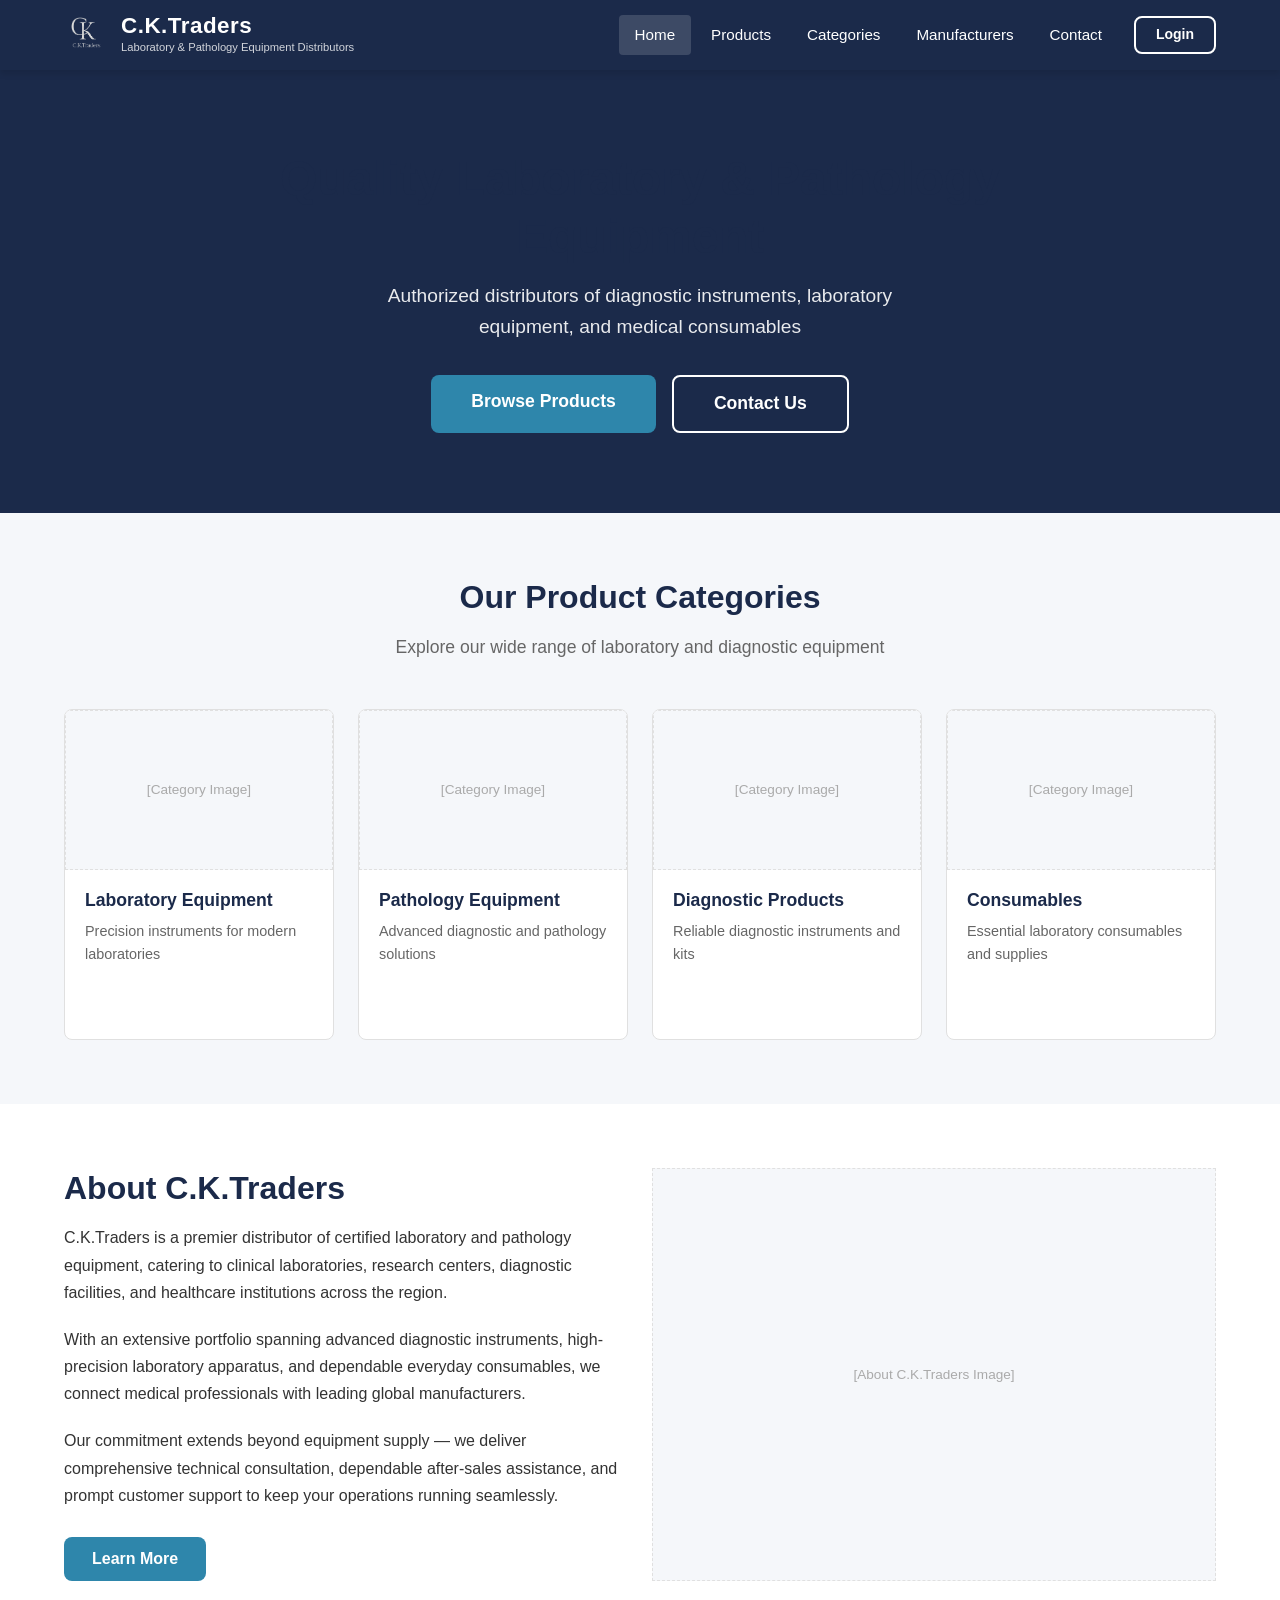
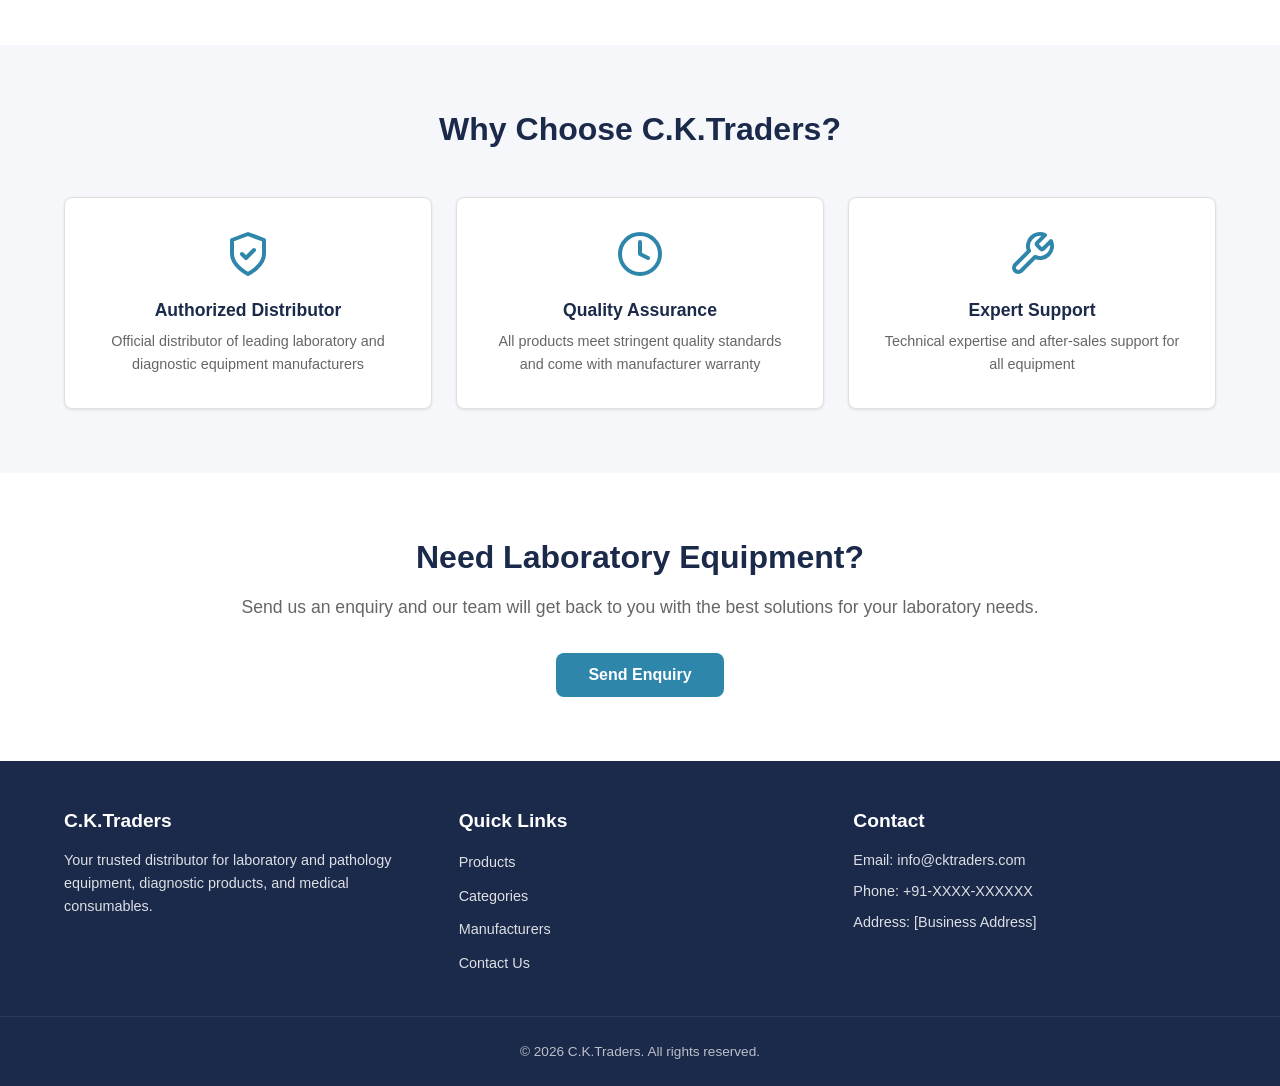
<file: frontend/index.html>
<!DOCTYPE html>
<html lang="en">
<head>
    <meta charset="UTF-8">
    <meta name="viewport" content="width=device-width, initial-scale=1.0">
    <title>C.K.Traders — Laboratory &amp; Pathology Equipment Distributors</title>
    <link rel="stylesheet" href="css/main.css">
    <script src="js/app.js" defer></script>
    <style>
        /* Hero Section Styles */
        .hero {
            background-color: var(--color-primary, #1B2A4A);
            color: #ffffff;
            padding: 5rem 0;
            text-align: center;
        }
        .hero__title {
            font-size: 3rem;
            font-weight: 700;
            max-width: 800px;
            margin: 0 auto 1rem;
            line-height: 1.2;
        }
        .hero__subtitle {
            font-size: 1.2rem;
            opacity: 0.9;
            max-width: 600px;
            margin: 0 auto 2rem;
            line-height: 1.6;
        }
        .hero__actions {
            display: flex;
            gap: 1rem;
            justify-content: center;
            flex-wrap: wrap;
        }
        .hero .btn--outline {
            color: #ffffff;
            border-color: #ffffff;
        }
        .hero .btn--outline:hover {
            background-color: #ffffff;
            color: var(--color-primary, #1B2A4A);
        }

        /* Page-Specific Feature and Category Styles */
        .feature-card {
            text-align: center;
            padding: 2rem;
            background: #ffffff;
            border: 1px solid var(--color-border, #E0E0E0);
            border-radius: var(--radius, 8px);
            box-shadow: var(--shadow-sm, 0 1px 3px rgba(0,0,0,0.1));
            transition: transform 0.2s ease, box-shadow 0.2s ease;
        }
        .feature-card:hover {
            transform: translateY(-2px);
            box-shadow: var(--shadow-md, 0 4px 6px rgba(0,0,0,0.1));
        }
        .feature-card__icon {
            font-size: 2.5rem;
            margin-bottom: 1rem;
            display: inline-block;
            line-height: 1;
        }
        .about__text p {
            margin-bottom: 1.25rem;
            line-height: 1.7;
            color: var(--color-text, #333333);
        }
        .about__text p:last-of-type {
            margin-bottom: 1.75rem;
        }

        @media (max-width: 768px) {
            .hero {
                padding: 3.5rem 1rem;
            }
            .hero__title {
                font-size: 2rem;
            }
            .hero__subtitle {
                font-size: 1.05rem;
            }
        }
    </style>
</head>
<body>
    <!-- Header -->
    <header class="header">
        <div class="container header__inner">
            <a href="index.html" class="header__logo">
                <img src="images/logo.png" alt="C.K.Traders Logo" class="header__logo-img" onerror="this.style.display='none'">
                <div class="header__logo-text">
                    <span class="header__brand">C.K.Traders</span>
                    <span class="header__tagline">Laboratory &amp; Pathology Equipment Distributors</span>
                </div>
            </a>
            <button class="header__menu-toggle" id="menuToggle" aria-label="Toggle navigation" aria-expanded="false">
                <span></span><span></span><span></span>
            </button>
            <nav class="header__nav" id="mainNav">
                <ul class="header__nav-list">
                    <li><a href="index.html" class="header__nav-link header__nav-link--active">Home</a></li>
                    <li><a href="products.html" class="header__nav-link">Products</a></li>
                    <li><a href="categories.html" class="header__nav-link">Categories</a></li>
                    <li><a href="manufacturers.html" class="header__nav-link">Manufacturers</a></li>
                    <li><a href="contact.html" class="header__nav-link">Contact</a></li>
                </ul>
                <a href="login.html" class="btn btn--sm btn--outline header__login-btn">Login</a>
            </nav>
        </div>
    </header>

    <!-- Main Content -->
    <main>
        <!-- Hero Section -->
        <section class="hero">
            <div class="container">
                <h1 class="hero__title">Quality Laboratory &amp; Pathology Equipment</h1>
                <p class="hero__subtitle">Authorized distributors of diagnostic instruments, laboratory equipment, and medical consumables</p>
                <div class="hero__actions">
                    <a href="products.html" class="btn btn--primary btn--lg">Browse Products</a>
                    <a href="contact.html" class="btn btn--outline btn--lg">Contact Us</a>
                </div>
            </div>
        </section>

        <!-- Featured Categories Section -->
        <section class="section section--light">
            <div class="container">
                <div class="section__header text-center">
                    <h2 class="section__title">Our Product Categories</h2>
                    <p class="section__subtitle">Explore our wide range of laboratory and diagnostic equipment</p>
                </div>
                <div class="grid grid--4">
                    <!-- Category 1 -->
                    <article class="card category-card">
                        <div class="placeholder-img" style="height: 160px;">[Category Image]</div>
                        <div class="card__body">
                            <h3 class="card__title">Laboratory Equipment</h3>
                            <p class="card__text">Precision instruments for modern laboratories</p>
                            <a href="categories.html" class="btn btn--sm btn--outline">View Category</a>
                        </div>
                    </article>

                    <!-- Category 2 -->
                    <article class="card category-card">
                        <div class="placeholder-img" style="height: 160px;">[Category Image]</div>
                        <div class="card__body">
                            <h3 class="card__title">Pathology Equipment</h3>
                            <p class="card__text">Advanced diagnostic and pathology solutions</p>
                            <a href="categories.html" class="btn btn--sm btn--outline">View Category</a>
                        </div>
                    </article>

                    <!-- Category 3 -->
                    <article class="card category-card">
                        <div class="placeholder-img" style="height: 160px;">[Category Image]</div>
                        <div class="card__body">
                            <h3 class="card__title">Diagnostic Products</h3>
                            <p class="card__text">Reliable diagnostic instruments and kits</p>
                            <a href="categories.html" class="btn btn--sm btn--outline">View Category</a>
                        </div>
                    </article>

                    <!-- Category 4 -->
                    <article class="card category-card">
                        <div class="placeholder-img" style="height: 160px;">[Category Image]</div>
                        <div class="card__body">
                            <h3 class="card__title">Consumables</h3>
                            <p class="card__text">Essential laboratory consumables and supplies</p>
                            <a href="categories.html" class="btn btn--sm btn--outline">View Category</a>
                        </div>
                    </article>
                </div>
            </div>
        </section>

        <!-- About Section -->
        <section class="section">
            <div class="container">
                <div class="grid grid--2">
                    <div class="about__text">
                        <h2 class="section__title">About C.K.Traders</h2>
                        <p>C.K.Traders is a premier distributor of certified laboratory and pathology equipment, catering to clinical laboratories, research centers, diagnostic facilities, and healthcare institutions across the region.</p>
                        <p>With an extensive portfolio spanning advanced diagnostic instruments, high-precision laboratory apparatus, and dependable everyday consumables, we connect medical professionals with leading global manufacturers.</p>
                        <p>Our commitment extends beyond equipment supply — we deliver comprehensive technical consultation, dependable after-sales assistance, and prompt customer support to keep your operations running seamlessly.</p>
                        <a href="contact.html" class="btn btn--primary">Learn More</a>
                    </div>
                    <div class="about__media">
                        <div class="placeholder-img" style="height: 100%; min-height: 320px;">[About C.K.Traders Image]</div>
                    </div>
                </div>
            </div>
        </section>

        <!-- Why Choose Us Section -->
        <section class="section section--light">
            <div class="container">
                <div class="section__header text-center">
                    <h2 class="section__title">Why Choose C.K.Traders?</h2>
                </div>
                <div class="grid grid--3">
                    <!-- Feature 1 -->
                    <div class="card feature-card">
                        <div class="feature-card__icon" aria-hidden="true">
                            <svg width="48" height="48" viewBox="0 0 24 24" fill="none" stroke="var(--color-accent, #2E86AB)" stroke-width="2" stroke-linecap="round" stroke-linejoin="round">
                                <path d="M12 22s8-4 8-10V5l-8-3-8 3v7c0 6 8 10 8 10z"></path>
                                <polyline points="9 12 11 14 15 10"></polyline>
                            </svg>
                        </div>
                        <h3 class="card__title">Authorized Distributor</h3>
                        <p class="card__text">Official distributor of leading laboratory and diagnostic equipment manufacturers</p>
                    </div>

                    <!-- Feature 2 -->
                    <div class="card feature-card">
                        <div class="feature-card__icon" aria-hidden="true">
                            <svg width="48" height="48" viewBox="0 0 24 24" fill="none" stroke="var(--color-accent, #2E86AB)" stroke-width="2" stroke-linecap="round" stroke-linejoin="round">
                                <circle cx="12" cy="12" r="10"></circle>
                                <polyline points="12 6 12 12 16 14"></polyline>
                            </svg>
                        </div>
                        <h3 class="card__title">Quality Assurance</h3>
                        <p class="card__text">All products meet stringent quality standards and come with manufacturer warranty</p>
                    </div>

                    <!-- Feature 3 -->
                    <div class="card feature-card">
                        <div class="feature-card__icon" aria-hidden="true">
                            <svg width="48" height="48" viewBox="0 0 24 24" fill="none" stroke="var(--color-accent, #2E86AB)" stroke-width="2" stroke-linecap="round" stroke-linejoin="round">
                                <path d="M14.7 6.3a1 1 0 0 0 0 1.4l1.6 1.6a1 1 0 0 0 1.4 0l3.77-3.77a6 6 0 0 1-7.94 7.94l-6.91 6.91a2.12 2.12 0 0 1-3-3l6.91-6.91a6 6 0 0 1 7.94-7.94l-3.76 3.76z"></path>
                            </svg>
                        </div>
                        <h3 class="card__title">Expert Support</h3>
                        <p class="card__text">Technical expertise and after-sales support for all equipment</p>
                    </div>
                </div>
            </div>
        </section>

        <!-- CTA Section -->
        <section class="section" style="text-align: center;">
            <div class="container">
                <h2 class="section__title">Need Laboratory Equipment?</h2>
                <p class="section__subtitle" style="margin-bottom: 2rem;">Send us an enquiry and our team will get back to you with the best solutions for your laboratory needs.</p>
                <a href="contact.html" class="btn btn--enquiry btn--lg">Send Enquiry</a>
            </div>
        </section>
    </main>

    <!-- Footer -->
    <footer class="footer">
        <div class="container footer__inner">
            <div class="footer__section">
                <h3 class="footer__title">C.K.Traders</h3>
                <p class="footer__text">Your trusted distributor for laboratory and pathology equipment, diagnostic products, and medical consumables.</p>
            </div>
            <div class="footer__section">
                <h3 class="footer__title">Quick Links</h3>
                <ul class="footer__links">
                    <li><a href="products.html">Products</a></li>
                    <li><a href="categories.html">Categories</a></li>
                    <li><a href="manufacturers.html">Manufacturers</a></li>
                    <li><a href="contact.html">Contact Us</a></li>
                </ul>
            </div>
            <div class="footer__section">
                <h3 class="footer__title">Contact</h3>
                <p class="footer__text">Email: info@cktraders.com</p>
                <p class="footer__text">Phone: +91-XXXX-XXXXXX</p>
                <p class="footer__text">Address: [Business Address]</p>
            </div>
        </div>
        <div class="footer__bottom">
            <div class="container">
                <p>&copy; 2026 C.K.Traders. All rights reserved.</p>
            </div>
        </div>
    </footer>
</body>
</html>
</file>
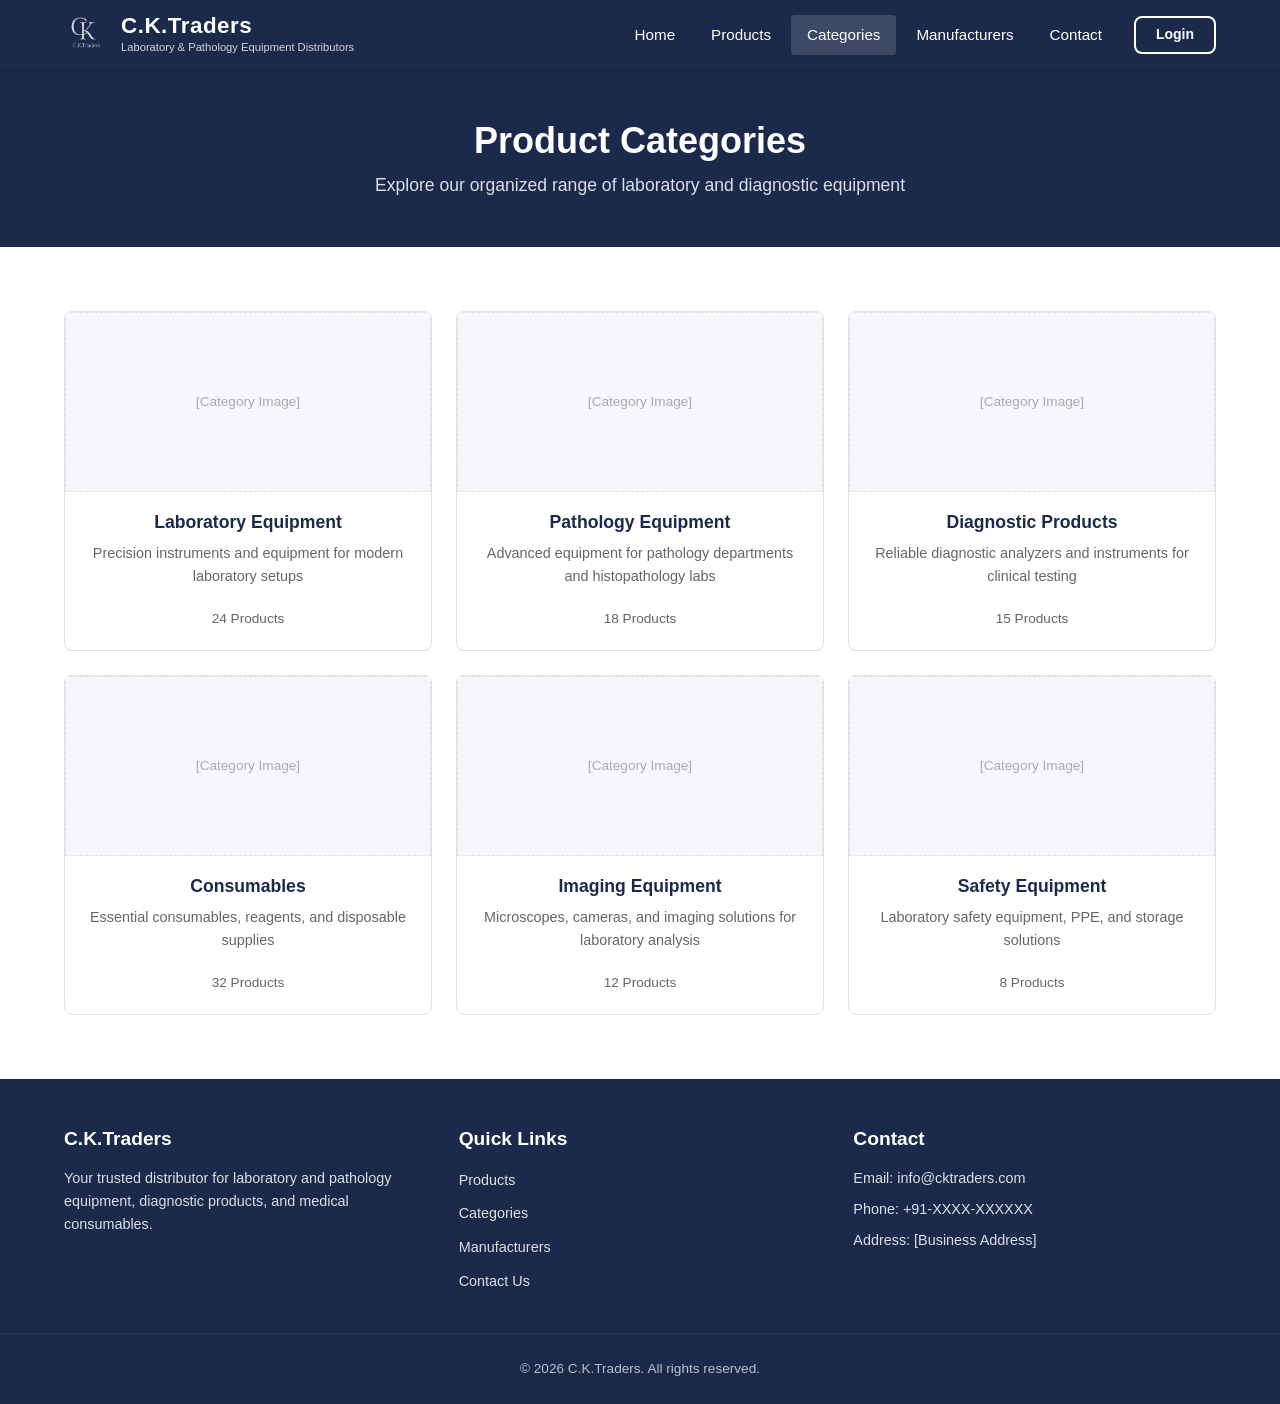
<file: frontend/categories.html>
<!DOCTYPE html>
<html lang="en">
<head>
    <meta charset="UTF-8">
    <meta name="viewport" content="width=device-width, initial-scale=1.0">
    <title>Categories — C.K.Traders</title>
    <link rel="stylesheet" href="css/main.css">
    <link rel="stylesheet" href="css/catalog.css">
    <script src="js/app.js" defer></script>
</head>
<body>
    <!-- Header -->
    <header class="header">
        <div class="container header__inner">
            <a href="index.html" class="header__logo">
                <img src="images/logo.png" alt="C.K.Traders Logo" class="header__logo-img" onerror="this.style.display='none'">
                <div class="header__logo-text">
                    <span class="header__brand">C.K.Traders</span>
                    <span class="header__tagline">Laboratory &amp; Pathology Equipment Distributors</span>
                </div>
            </a>
            <button class="header__menu-toggle" id="menuToggle" aria-label="Toggle navigation" aria-expanded="false">
                <span></span><span></span><span></span>
            </button>
            <nav class="header__nav" id="mainNav">
                <ul class="header__nav-list">
                    <li><a href="index.html" class="header__nav-link">Home</a></li>
                    <li><a href="products.html" class="header__nav-link">Products</a></li>
                    <li><a href="categories.html" class="header__nav-link header__nav-link--active">Categories</a></li>
                    <li><a href="manufacturers.html" class="header__nav-link">Manufacturers</a></li>
                    <li><a href="contact.html" class="header__nav-link">Contact</a></li>
                </ul>
                <a href="login.html" class="btn btn--sm btn--outline header__login-btn">Login</a>
            </nav>
        </div>
    </header>

    <main>
        <!-- Page Hero -->
        <section class="page-hero">
            <div class="container">
                <h1 class="page-hero__title">Product Categories</h1>
                <p class="page-hero__subtitle">Explore our organized range of laboratory and diagnostic equipment</p>
            </div>
        </section>

        <!-- Categories Grid Section -->
        <section class="section">
            <div class="container">
                <div class="grid grid--3">
                    <!-- Category 1 -->
                    <a href="products.html" class="card category-card" style="text-decoration: none; color: inherit;">
                        <div class="card__image placeholder-img" style="height: 180px;">
                            [Category Image]
                        </div>
                        <div class="card__body">
                            <h3 class="card__title">Laboratory Equipment</h3>
                            <p class="card__text">Precision instruments and equipment for modern laboratory setups</p>
                            <p class="category-card__count">24 Products</p>
                        </div>
                    </a>

                    <!-- Category 2 -->
                    <a href="products.html" class="card category-card" style="text-decoration: none; color: inherit;">
                        <div class="card__image placeholder-img" style="height: 180px;">
                            [Category Image]
                        </div>
                        <div class="card__body">
                            <h3 class="card__title">Pathology Equipment</h3>
                            <p class="card__text">Advanced equipment for pathology departments and histopathology labs</p>
                            <p class="category-card__count">18 Products</p>
                        </div>
                    </a>

                    <!-- Category 3 -->
                    <a href="products.html" class="card category-card" style="text-decoration: none; color: inherit;">
                        <div class="card__image placeholder-img" style="height: 180px;">
                            [Category Image]
                        </div>
                        <div class="card__body">
                            <h3 class="card__title">Diagnostic Products</h3>
                            <p class="card__text">Reliable diagnostic analyzers and instruments for clinical testing</p>
                            <p class="category-card__count">15 Products</p>
                        </div>
                    </a>

                    <!-- Category 4 -->
                    <a href="products.html" class="card category-card" style="text-decoration: none; color: inherit;">
                        <div class="card__image placeholder-img" style="height: 180px;">
                            [Category Image]
                        </div>
                        <div class="card__body">
                            <h3 class="card__title">Consumables</h3>
                            <p class="card__text">Essential consumables, reagents, and disposable supplies</p>
                            <p class="category-card__count">32 Products</p>
                        </div>
                    </a>

                    <!-- Category 5 -->
                    <a href="products.html" class="card category-card" style="text-decoration: none; color: inherit;">
                        <div class="card__image placeholder-img" style="height: 180px;">
                            [Category Image]
                        </div>
                        <div class="card__body">
                            <h3 class="card__title">Imaging Equipment</h3>
                            <p class="card__text">Microscopes, cameras, and imaging solutions for laboratory analysis</p>
                            <p class="category-card__count">12 Products</p>
                        </div>
                    </a>

                    <!-- Category 6 -->
                    <a href="products.html" class="card category-card" style="text-decoration: none; color: inherit;">
                        <div class="card__image placeholder-img" style="height: 180px;">
                            [Category Image]
                        </div>
                        <div class="card__body">
                            <h3 class="card__title">Safety Equipment</h3>
                            <p class="card__text">Laboratory safety equipment, PPE, and storage solutions</p>
                            <p class="category-card__count">8 Products</p>
                        </div>
                    </a>
                </div>
            </div>
        </section>
    </main>

    <!-- Footer -->
    <footer class="footer">
        <div class="container footer__inner">
            <div class="footer__section">
                <h3 class="footer__title">C.K.Traders</h3>
                <p class="footer__text">Your trusted distributor for laboratory and pathology equipment, diagnostic products, and medical consumables.</p>
            </div>
            <div class="footer__section">
                <h3 class="footer__title">Quick Links</h3>
                <ul class="footer__links">
                    <li><a href="products.html">Products</a></li>
                    <li><a href="categories.html">Categories</a></li>
                    <li><a href="manufacturers.html">Manufacturers</a></li>
                    <li><a href="contact.html">Contact Us</a></li>
                </ul>
            </div>
            <div class="footer__section">
                <h3 class="footer__title">Contact</h3>
                <p class="footer__text">Email: info@cktraders.com</p>
                <p class="footer__text">Phone: +91-XXXX-XXXXXX</p>
                <p class="footer__text">Address: [Business Address]</p>
            </div>
        </div>
        <div class="footer__bottom">
            <div class="container">
                <p>&copy; 2026 C.K.Traders. All rights reserved.</p>
            </div>
        </div>
    </footer>
</body>
</html>
</file>
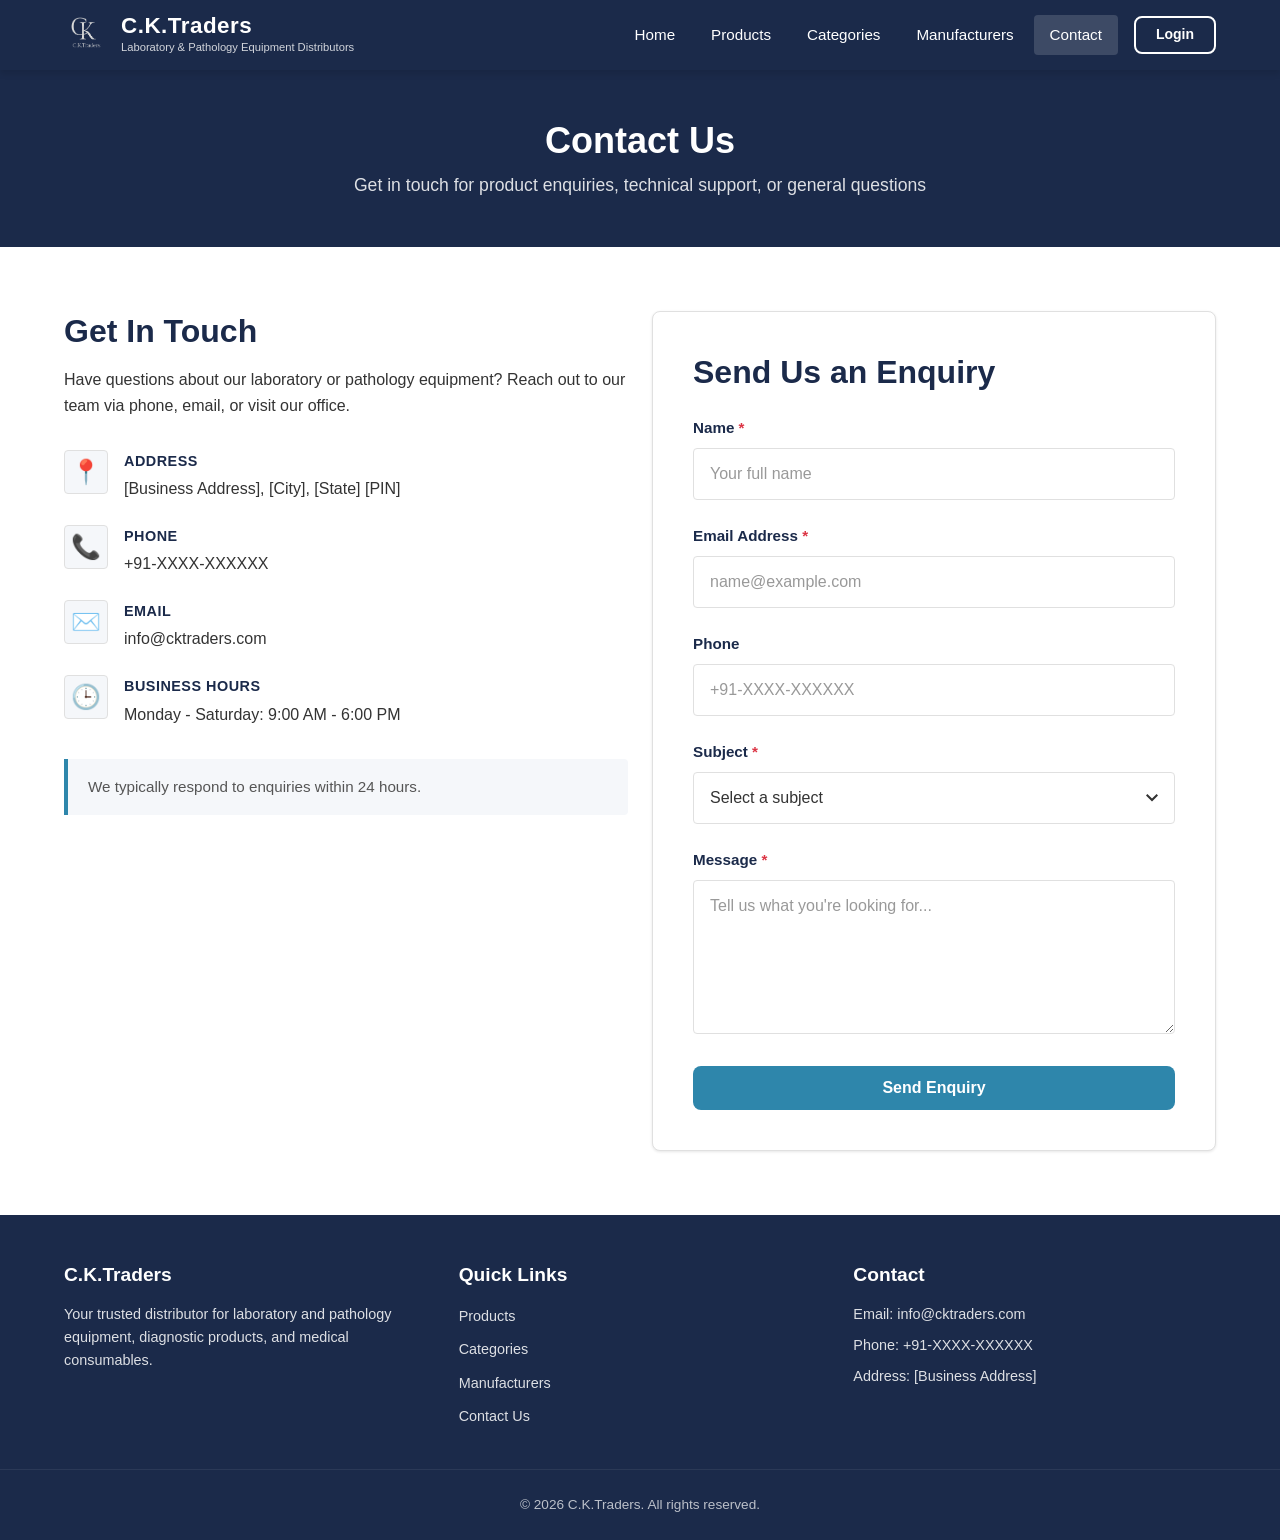
<file: frontend/contact.html>
<!DOCTYPE html>
<html lang="en">
<head>
    <meta charset="UTF-8">
    <meta name="viewport" content="width=device-width, initial-scale=1.0">
    <title>Contact Us — C.K.Traders</title>
    <link rel="stylesheet" href="css/main.css">
    <script src="js/app.js" defer></script>
    <style>
        /* Contact Page Styles */
        .contact-info {
            display: flex;
            flex-direction: column;
        }
        .contact-info__header {
            margin-bottom: 2rem;
        }
        .contact-info__list {
            display: flex;
            flex-direction: column;
            gap: 1.5rem;
            margin-bottom: 2rem;
        }
        .contact-info__item {
            display: flex;
            align-items: flex-start;
            gap: 1rem;
        }
        .contact-info__icon {
            font-size: 1.5rem;
            width: 44px;
            height: 44px;
            border-radius: var(--radius-sm, 4px);
            background-color: var(--color-bg-light, #F5F7FA);
            border: 1px solid var(--color-border, #E0E0E0);
            display: flex;
            align-items: center;
            justify-content: center;
            flex-shrink: 0;
            line-height: 1;
        }
        .contact-info__label {
            font-size: 0.9rem;
            font-weight: 600;
            color: var(--color-primary, #1B2A4A);
            margin-bottom: 0.25rem;
            text-transform: uppercase;
            letter-spacing: 0.5px;
        }
        .contact-info__value {
            font-size: 1rem;
            color: var(--color-text, #333333);
            line-height: 1.5;
            margin: 0;
        }
        .contact-info__value a {
            color: var(--color-text, #333333);
            text-decoration: none;
            transition: color 0.2s ease;
        }
        .contact-info__value a:hover {
            color: var(--color-accent, #2E86AB);
        }
        .contact-info__note {
            background-color: var(--color-bg-light, #F5F7FA);
            border-left: 4px solid var(--color-accent, #2E86AB);
            padding: 1rem 1.25rem;
            border-radius: 0 var(--radius-sm, 4px) var(--radius-sm, 4px) 0;
        }
        .contact-info__note p {
            margin: 0;
            font-size: 0.95rem;
            color: #555555;
        }
        .contact-form-wrapper {
            background-color: var(--color-bg, #FFFFFF);
            border: 1px solid var(--color-border, #E0E0E0);
            border-radius: var(--radius, 8px);
            padding: 2.5rem;
            box-shadow: var(--shadow-sm, 0 1px 3px rgba(0,0,0,0.1));
        }
        .contact-form-wrapper h2 {
            margin-bottom: 1.5rem;
        }
        @media (max-width: 768px) {
            .contact-form-wrapper {
                padding: 1.75rem;
            }
        }
    </style>
</head>
<body>
    <!-- Header -->
    <header class="header">
        <div class="container header__inner">
            <a href="index.html" class="header__logo">
                <img src="images/logo.png" alt="C.K.Traders Logo" class="header__logo-img" onerror="this.style.display='none'">
                <div class="header__logo-text">
                    <span class="header__brand">C.K.Traders</span>
                    <span class="header__tagline">Laboratory &amp; Pathology Equipment Distributors</span>
                </div>
            </a>
            <button class="header__menu-toggle" id="menuToggle" aria-label="Toggle navigation" aria-expanded="false">
                <span></span><span></span><span></span>
            </button>
            <nav class="header__nav" id="mainNav">
                <ul class="header__nav-list">
                    <li><a href="index.html" class="header__nav-link">Home</a></li>
                    <li><a href="products.html" class="header__nav-link">Products</a></li>
                    <li><a href="categories.html" class="header__nav-link">Categories</a></li>
                    <li><a href="manufacturers.html" class="header__nav-link">Manufacturers</a></li>
                    <li><a href="contact.html" class="header__nav-link header__nav-link--active">Contact</a></li>
                </ul>
                <a href="login.html" class="btn btn--sm btn--outline header__login-btn">Login</a>
            </nav>
        </div>
    </header>

    <main>
        <!-- Page Hero -->
        <section class="page-hero">
            <div class="container">
                <h1 class="page-hero__title">Contact Us</h1>
                <p class="page-hero__subtitle">Get in touch for product enquiries, technical support, or general questions</p>
            </div>
        </section>

        <!-- Contact Section -->
        <section class="section">
            <div class="container">
                <div class="grid grid--2">
                    <!-- Left Column: Contact Information -->
                    <div class="contact-info">
                        <div class="contact-info__header">
                            <h2>Get In Touch</h2>
                            <p>Have questions about our laboratory or pathology equipment? Reach out to our team via phone, email, or visit our office.</p>
                        </div>

                        <div class="contact-info__list">
                            <!-- Address Item -->
                            <div class="contact-info__item">
                                <div class="contact-info__icon" aria-hidden="true">📍</div>
                                <div>
                                    <div class="contact-info__label">Address</div>
                                    <p class="contact-info__value">[Business Address], [City], [State] [PIN]</p>
                                </div>
                            </div>

                            <!-- Phone Item -->
                            <div class="contact-info__item">
                                <div class="contact-info__icon" aria-hidden="true">📞</div>
                                <div>
                                    <div class="contact-info__label">Phone</div>
                                    <p class="contact-info__value">
                                        <a href="tel:+91XXXXXXXXXX">+91-XXXX-XXXXXX</a>
                                    </p>
                                </div>
                            </div>

                            <!-- Email Item -->
                            <div class="contact-info__item">
                                <div class="contact-info__icon" aria-hidden="true">✉️</div>
                                <div>
                                    <div class="contact-info__label">Email</div>
                                    <p class="contact-info__value">
                                        <a href="mailto:info@cktraders.com">info@cktraders.com</a>
                                    </p>
                                </div>
                            </div>

                            <!-- Business Hours Item -->
                            <div class="contact-info__item">
                                <div class="contact-info__icon" aria-hidden="true">🕒</div>
                                <div>
                                    <div class="contact-info__label">Business Hours</div>
                                    <p class="contact-info__value">Monday - Saturday: 9:00 AM - 6:00 PM</p>
                                </div>
                            </div>
                        </div>

                        <!-- Small Note -->
                        <div class="contact-info__note">
                            <p>We typically respond to enquiries within 24 hours.</p>
                        </div>
                    </div>

                    <!-- Right Column: Enquiry Form -->
                    <div class="contact-form-wrapper">
                        <h2>Send Us an Enquiry</h2>
                        <!-- Form submission will be connected to backend API in Stage 9 -->
                        <form action="#" method="POST" onsubmit="event.preventDefault();">
                            <div class="form-group">
                                <label for="name" class="form-label form-label--required">Name</label>
                                <input type="text" id="name" name="name" class="form-input" placeholder="Your full name" required>
                            </div>

                            <div class="form-group">
                                <label for="email" class="form-label form-label--required">Email Address</label>
                                <input type="email" id="email" name="email" class="form-input" placeholder="name@example.com" required>
                            </div>

                            <div class="form-group">
                                <label for="phone" class="form-label">Phone</label>
                                <input type="tel" id="phone" name="phone" class="form-input" placeholder="+91-XXXX-XXXXXX">
                            </div>

                            <div class="form-group">
                                <label for="subject" class="form-label form-label--required">Subject</label>
                                <select id="subject" name="subject" class="form-select" required>
                                    <option value="" disabled selected>Select a subject</option>
                                    <option value="Product Enquiry">Product Enquiry</option>
                                    <option value="Price Request">Price Request</option>
                                    <option value="Technical Support">Technical Support</option>
                                    <option value="General Question">General Question</option>
                                    <option value="Other">Other</option>
                                </select>
                            </div>

                            <div class="form-group">
                                <label for="message" class="form-label form-label--required">Message</label>
                                <textarea id="message" name="message" class="form-textarea" placeholder="Tell us what you're looking for..." rows="5" required></textarea>
                            </div>

                            <button type="submit" class="btn btn--primary btn--block">Send Enquiry</button>
                        </form>
                    </div>
                </div>
            </div>
        </section>
    </main>

    <!-- Footer -->
    <footer class="footer">
        <div class="container footer__inner">
            <div class="footer__section">
                <h3 class="footer__title">C.K.Traders</h3>
                <p class="footer__text">Your trusted distributor for laboratory and pathology equipment, diagnostic products, and medical consumables.</p>
            </div>
            <div class="footer__section">
                <h3 class="footer__title">Quick Links</h3>
                <ul class="footer__links">
                    <li><a href="products.html">Products</a></li>
                    <li><a href="categories.html">Categories</a></li>
                    <li><a href="manufacturers.html">Manufacturers</a></li>
                    <li><a href="contact.html">Contact Us</a></li>
                </ul>
            </div>
            <div class="footer__section">
                <h3 class="footer__title">Contact</h3>
                <p class="footer__text">Email: info@cktraders.com</p>
                <p class="footer__text">Phone: +91-XXXX-XXXXXX</p>
                <p class="footer__text">Address: [Business Address]</p>
            </div>
        </div>
        <div class="footer__bottom">
            <div class="container">
                <p>&copy; 2026 C.K.Traders. All rights reserved.</p>
            </div>
        </div>
    </footer>
</body>
</html>
</file>
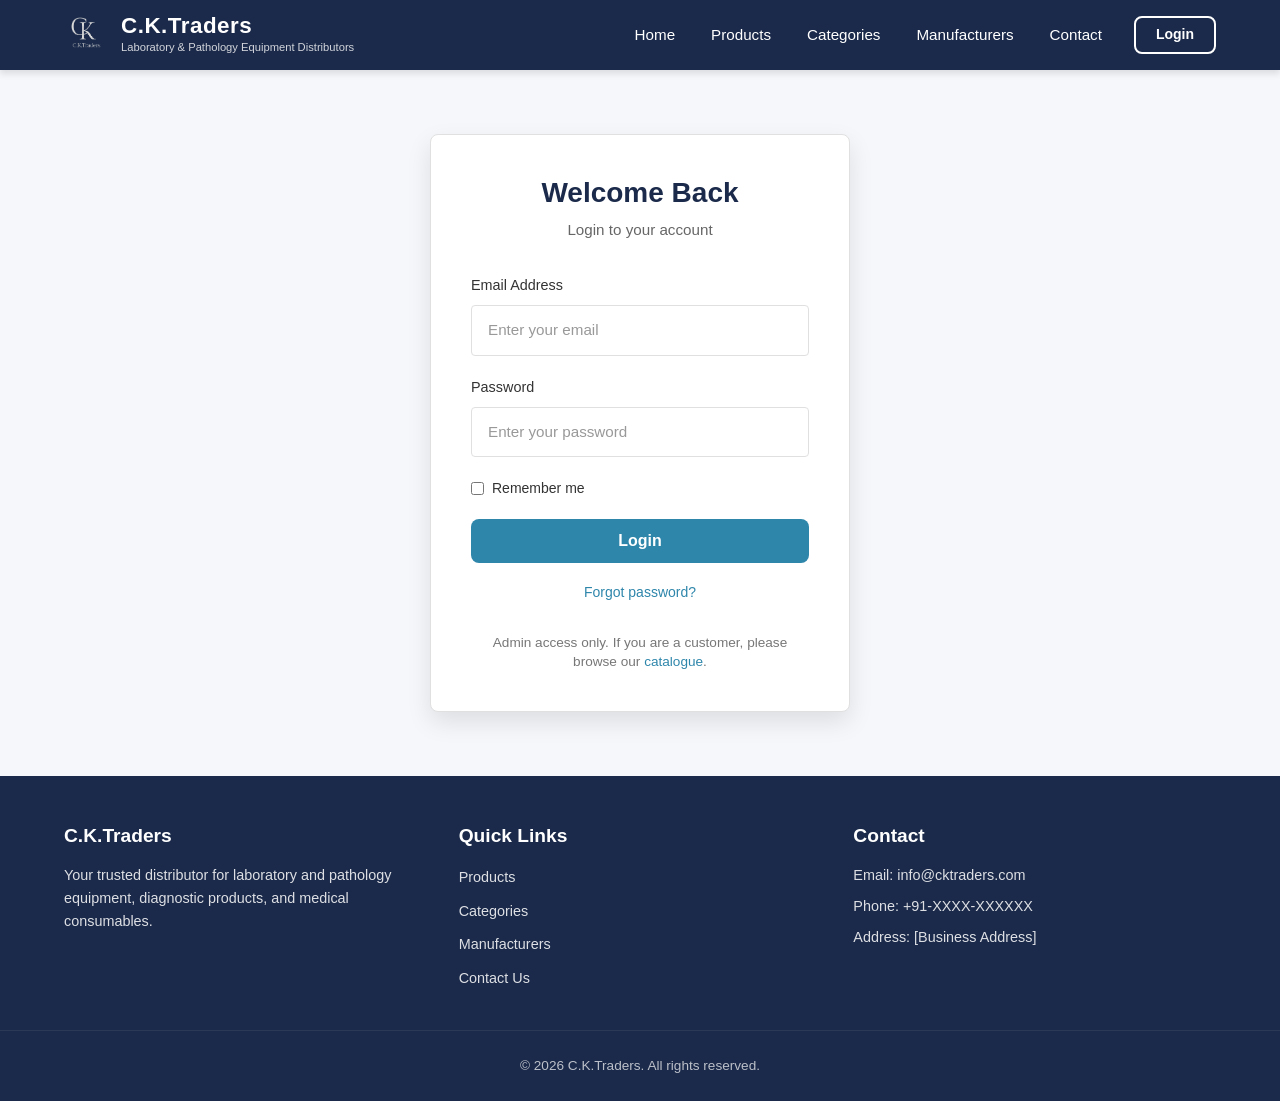
<file: frontend/login.html>
<!DOCTYPE html>
<html lang="en">
<head>
    <meta charset="UTF-8">
    <meta name="viewport" content="width=device-width, initial-scale=1.0">
    <title>Login — C.K.Traders</title>
    <link rel="stylesheet" href="css/main.css">
    <script src="js/app.js" defer></script>
    <style>
        /* Login Page Specific Styles */
        .login-section {
            padding: 4rem 0;
            min-height: calc(100vh - var(--header-height, 70px) - 240px);
            display: flex;
            align-items: center;
            justify-content: center;
            background-color: var(--color-bg-light, #F5F7FA);
        }
        .login-container {
            display: flex;
            justify-content: center;
            width: 100%;
        }
        .login-card {
            max-width: 420px;
            width: 100%;
            background: var(--color-bg, #FFFFFF);
            border-radius: var(--radius, 8px);
            box-shadow: var(--shadow-lg, 0 10px 25px rgba(0, 0, 0, 0.1));
            padding: 2.5rem;
            border: 1px solid var(--color-border, #E0E0E0);
            box-sizing: border-box;
        }
        .login-card__title {
            text-align: center;
            font-size: 1.75rem;
            font-weight: 700;
            margin: 0 0 0.5rem 0;
            color: var(--color-primary, #1B2A4A);
        }
        .login-card__subtitle {
            text-align: center;
            color: #666666;
            margin: 0 0 2rem 0;
            font-size: 0.95rem;
        }
        .login-form .form-group {
            margin-bottom: 1.25rem;
        }
        .form-label {
            display: block;
            margin-bottom: 0.5rem;
            font-weight: 500;
            font-size: 0.9rem;
            color: var(--color-text, #333333);
        }
        .form-input {
            width: 100%;
            padding: 0.75rem 1rem;
            border: 1px solid var(--color-border, #E0E0E0);
            border-radius: var(--radius-sm, 4px);
            font-family: inherit;
            font-size: 0.95rem;
            color: var(--color-text, #333333);
            box-sizing: border-box;
            transition: border-color 0.2s ease, box-shadow 0.2s ease;
        }
        .form-input:focus {
            outline: none;
            border-color: var(--color-accent, #2E86AB);
            box-shadow: 0 0 0 3px rgba(46, 134, 171, 0.15);
        }
        .login-form__row {
            display: flex;
            align-items: center;
            justify-content: space-between;
            margin-bottom: 1.5rem;
            font-size: 0.875rem;
        }
        .form-checkbox-label {
            display: inline-flex;
            align-items: center;
            gap: 0.5rem;
            cursor: pointer;
            color: var(--color-text, #333333);
            user-select: none;
        }
        .login-form__forgot-wrap {
            text-align: center;
            margin-top: 1rem;
        }
        .login-form__forgot {
            color: var(--color-accent, #2E86AB);
            text-decoration: none;
            font-size: 0.875rem;
        }
        .login-form__forgot:hover {
            color: var(--color-accent-hover, #1A6B8A);
            text-decoration: underline;
        }
        .btn--block {
            width: 100%;
            display: block;
        }
        .login-card__note {
            text-align: center;
            font-size: 0.85rem;
            color: #777777;
            margin-top: 1.75rem;
            margin-bottom: 0;
            line-height: 1.4;
        }
        .login-card__note a {
            color: var(--color-accent, #2E86AB);
            text-decoration: none;
        }
        .login-card__note a:hover {
            text-decoration: underline;
        }
        @media (max-width: 480px) {
            .login-section {
                padding: 2.5rem 1rem;
            }
            .login-card {
                padding: 2rem 1.5rem;
            }
        }
    </style>
</head>
<body>
    <!-- Header -->
    <header class="header">
        <div class="container header__inner">
            <a href="index.html" class="header__logo">
                <img src="images/logo.png" alt="C.K.Traders Logo" class="header__logo-img" onerror="this.style.display='none'">
                <div class="header__logo-text">
                    <span class="header__brand">C.K.Traders</span>
                    <span class="header__tagline">Laboratory &amp; Pathology Equipment Distributors</span>
                </div>
            </a>
            <button class="header__menu-toggle" id="menuToggle" aria-label="Toggle navigation" aria-expanded="false">
                <span></span><span></span><span></span>
            </button>
            <nav class="header__nav" id="mainNav">
                <ul class="header__nav-list">
                    <li><a href="index.html" class="header__nav-link">Home</a></li>
                    <li><a href="products.html" class="header__nav-link">Products</a></li>
                    <li><a href="categories.html" class="header__nav-link">Categories</a></li>
                    <li><a href="manufacturers.html" class="header__nav-link">Manufacturers</a></li>
                    <li><a href="contact.html" class="header__nav-link">Contact</a></li>
                </ul>
                <a href="login.html" class="btn btn--sm btn--outline header__login-btn">Login</a>
            </nav>
        </div>
    </header>

    <!-- Main Content -->
    <main>
        <section class="login-section">
            <div class="container login-container">
                <div class="login-card">
                    <h2 class="login-card__title">Welcome Back</h2>
                    <p class="login-card__subtitle">Login to your account</p>

                    <!-- Form action will be connected to backend API in Stage 7 -->
                    <form class="login-form" id="loginForm" onsubmit="event.preventDefault();">
                        <div class="form-group">
                            <label for="email" class="form-label">Email Address</label>
                            <input type="email" id="email" name="email" class="form-input" placeholder="Enter your email" required autocomplete="email">
                        </div>

                        <div class="form-group">
                            <label for="password" class="form-label">Password</label>
                            <input type="password" id="password" name="password" class="form-input" placeholder="Enter your password" required autocomplete="current-password">
                        </div>

                        <div class="form-group login-form__row">
                            <label class="form-checkbox-label" for="rememberMe">
                                <input type="checkbox" id="rememberMe" name="rememberMe" class="form-checkbox">
                                <span>Remember me</span>
                            </label>
                        </div>

                        <button type="submit" class="btn btn--primary btn--block">Login</button>

                        <div class="login-form__forgot-wrap">
                            <a href="#" class="login-form__forgot">Forgot password?</a>
                        </div>
                    </form>

                    <p class="login-card__note">Admin access only. If you are a customer, please browse our <a href="products.html">catalogue</a>.</p>
                </div>
            </div>
        </section>
    </main>

    <!-- Footer -->
    <footer class="footer">
        <div class="container footer__inner">
            <div class="footer__section">
                <h3 class="footer__title">C.K.Traders</h3>
                <p class="footer__text">Your trusted distributor for laboratory and pathology equipment, diagnostic products, and medical consumables.</p>
            </div>
            <div class="footer__section">
                <h3 class="footer__title">Quick Links</h3>
                <ul class="footer__links">
                    <li><a href="products.html">Products</a></li>
                    <li><a href="categories.html">Categories</a></li>
                    <li><a href="manufacturers.html">Manufacturers</a></li>
                    <li><a href="contact.html">Contact Us</a></li>
                </ul>
            </div>
            <div class="footer__section">
                <h3 class="footer__title">Contact</h3>
                <p class="footer__text">Email: info@cktraders.com</p>
                <p class="footer__text">Phone: +91-XXXX-XXXXXX</p>
                <p class="footer__text">Address: [Business Address]</p>
            </div>
        </div>
        <div class="footer__bottom">
            <div class="container">
                <p>&copy; 2026 C.K.Traders. All rights reserved.</p>
            </div>
        </div>
    </footer>
</body>
</html>
</file>
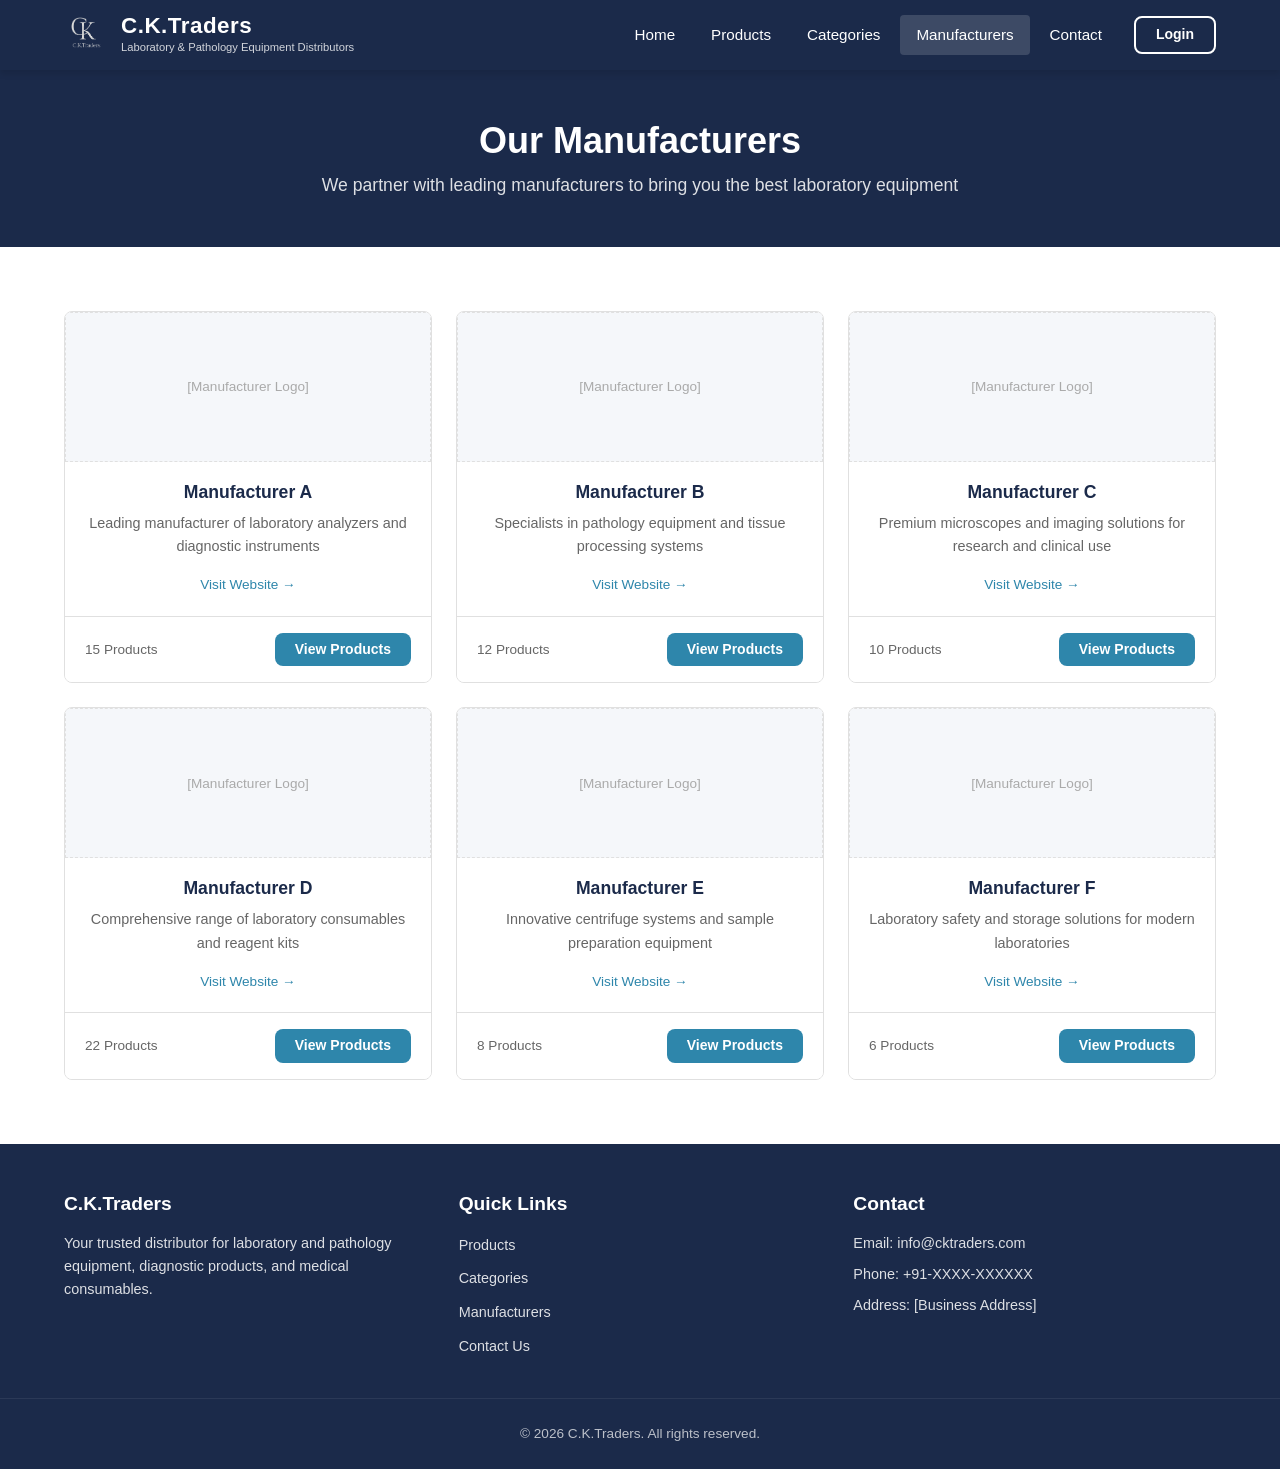
<file: frontend/manufacturers.html>
<!DOCTYPE html>
<html lang="en">
<head>
    <meta charset="UTF-8">
    <meta name="viewport" content="width=device-width, initial-scale=1.0">
    <title>Manufacturers — C.K.Traders</title>
    <link rel="stylesheet" href="css/main.css">
    <link rel="stylesheet" href="css/catalog.css">
    <script src="js/app.js" defer></script>
</head>
<body>
    <!-- Header -->
    <header class="header">
        <div class="container header__inner">
            <a href="index.html" class="header__logo">
                <img src="images/logo.png" alt="C.K.Traders Logo" class="header__logo-img" onerror="this.style.display='none'">
                <div class="header__logo-text">
                    <span class="header__brand">C.K.Traders</span>
                    <span class="header__tagline">Laboratory &amp; Pathology Equipment Distributors</span>
                </div>
            </a>
            <button class="header__menu-toggle" id="menuToggle" aria-label="Toggle navigation" aria-expanded="false">
                <span></span><span></span><span></span>
            </button>
            <nav class="header__nav" id="mainNav">
                <ul class="header__nav-list">
                    <li><a href="index.html" class="header__nav-link">Home</a></li>
                    <li><a href="products.html" class="header__nav-link">Products</a></li>
                    <li><a href="categories.html" class="header__nav-link">Categories</a></li>
                    <li><a href="manufacturers.html" class="header__nav-link header__nav-link--active">Manufacturers</a></li>
                    <li><a href="contact.html" class="header__nav-link">Contact</a></li>
                </ul>
                <a href="login.html" class="btn btn--sm btn--outline header__login-btn">Login</a>
            </nav>
        </div>
    </header>

    <main>
        <!-- Page Hero -->
        <section class="page-hero">
            <div class="container">
                <h1 class="page-hero__title">Our Manufacturers</h1>
                <p class="page-hero__subtitle">We partner with leading manufacturers to bring you the best laboratory equipment</p>
            </div>
        </section>

        <!-- Manufacturers Grid Section -->
        <section class="section">
            <div class="container">
                <div class="grid grid--3">
                    <!-- Manufacturer 1 -->
                    <article class="card manufacturer-card">
                        <div class="card__image placeholder-img" style="height: 150px;">
                            [Manufacturer Logo]
                        </div>
                        <div class="card__body">
                            <h3 class="card__title">Manufacturer A</h3>
                            <p class="card__text">Leading manufacturer of laboratory analyzers and diagnostic instruments</p>
                            <p class="manufacturer-card__website">
                                <a href="#">Visit Website &rarr;</a>
                            </p>
                        </div>
                        <div class="card__footer">
                            <span style="color: #666; font-size: 0.85rem;">15 Products</span>
                            <a href="products.html" class="btn btn--primary btn--sm">View Products</a>
                        </div>
                    </article>

                    <!-- Manufacturer 2 -->
                    <article class="card manufacturer-card">
                        <div class="card__image placeholder-img" style="height: 150px;">
                            [Manufacturer Logo]
                        </div>
                        <div class="card__body">
                            <h3 class="card__title">Manufacturer B</h3>
                            <p class="card__text">Specialists in pathology equipment and tissue processing systems</p>
                            <p class="manufacturer-card__website">
                                <a href="#">Visit Website &rarr;</a>
                            </p>
                        </div>
                        <div class="card__footer">
                            <span style="color: #666; font-size: 0.85rem;">12 Products</span>
                            <a href="products.html" class="btn btn--primary btn--sm">View Products</a>
                        </div>
                    </article>

                    <!-- Manufacturer 3 -->
                    <article class="card manufacturer-card">
                        <div class="card__image placeholder-img" style="height: 150px;">
                            [Manufacturer Logo]
                        </div>
                        <div class="card__body">
                            <h3 class="card__title">Manufacturer C</h3>
                            <p class="card__text">Premium microscopes and imaging solutions for research and clinical use</p>
                            <p class="manufacturer-card__website">
                                <a href="#">Visit Website &rarr;</a>
                            </p>
                        </div>
                        <div class="card__footer">
                            <span style="color: #666; font-size: 0.85rem;">10 Products</span>
                            <a href="products.html" class="btn btn--primary btn--sm">View Products</a>
                        </div>
                    </article>

                    <!-- Manufacturer 4 -->
                    <article class="card manufacturer-card">
                        <div class="card__image placeholder-img" style="height: 150px;">
                            [Manufacturer Logo]
                        </div>
                        <div class="card__body">
                            <h3 class="card__title">Manufacturer D</h3>
                            <p class="card__text">Comprehensive range of laboratory consumables and reagent kits</p>
                            <p class="manufacturer-card__website">
                                <a href="#">Visit Website &rarr;</a>
                            </p>
                        </div>
                        <div class="card__footer">
                            <span style="color: #666; font-size: 0.85rem;">22 Products</span>
                            <a href="products.html" class="btn btn--primary btn--sm">View Products</a>
                        </div>
                    </article>

                    <!-- Manufacturer 5 -->
                    <article class="card manufacturer-card">
                        <div class="card__image placeholder-img" style="height: 150px;">
                            [Manufacturer Logo]
                        </div>
                        <div class="card__body">
                            <h3 class="card__title">Manufacturer E</h3>
                            <p class="card__text">Innovative centrifuge systems and sample preparation equipment</p>
                            <p class="manufacturer-card__website">
                                <a href="#">Visit Website &rarr;</a>
                            </p>
                        </div>
                        <div class="card__footer">
                            <span style="color: #666; font-size: 0.85rem;">8 Products</span>
                            <a href="products.html" class="btn btn--primary btn--sm">View Products</a>
                        </div>
                    </article>

                    <!-- Manufacturer 6 -->
                    <article class="card manufacturer-card">
                        <div class="card__image placeholder-img" style="height: 150px;">
                            [Manufacturer Logo]
                        </div>
                        <div class="card__body">
                            <h3 class="card__title">Manufacturer F</h3>
                            <p class="card__text">Laboratory safety and storage solutions for modern laboratories</p>
                            <p class="manufacturer-card__website">
                                <a href="#">Visit Website &rarr;</a>
                            </p>
                        </div>
                        <div class="card__footer">
                            <span style="color: #666; font-size: 0.85rem;">6 Products</span>
                            <a href="products.html" class="btn btn--primary btn--sm">View Products</a>
                        </div>
                    </article>
                </div>
            </div>
        </section>
    </main>

    <!-- Footer -->
    <footer class="footer">
        <div class="container footer__inner">
            <div class="footer__section">
                <h3 class="footer__title">C.K.Traders</h3>
                <p class="footer__text">Your trusted distributor for laboratory and pathology equipment, diagnostic products, and medical consumables.</p>
            </div>
            <div class="footer__section">
                <h3 class="footer__title">Quick Links</h3>
                <ul class="footer__links">
                    <li><a href="products.html">Products</a></li>
                    <li><a href="categories.html">Categories</a></li>
                    <li><a href="manufacturers.html">Manufacturers</a></li>
                    <li><a href="contact.html">Contact Us</a></li>
                </ul>
            </div>
            <div class="footer__section">
                <h3 class="footer__title">Contact</h3>
                <p class="footer__text">Email: info@cktraders.com</p>
                <p class="footer__text">Phone: +91-XXXX-XXXXXX</p>
                <p class="footer__text">Address: [Business Address]</p>
            </div>
        </div>
        <div class="footer__bottom">
            <div class="container">
                <p>&copy; 2026 C.K.Traders. All rights reserved.</p>
            </div>
        </div>
    </footer>
</body>
</html>
</file>
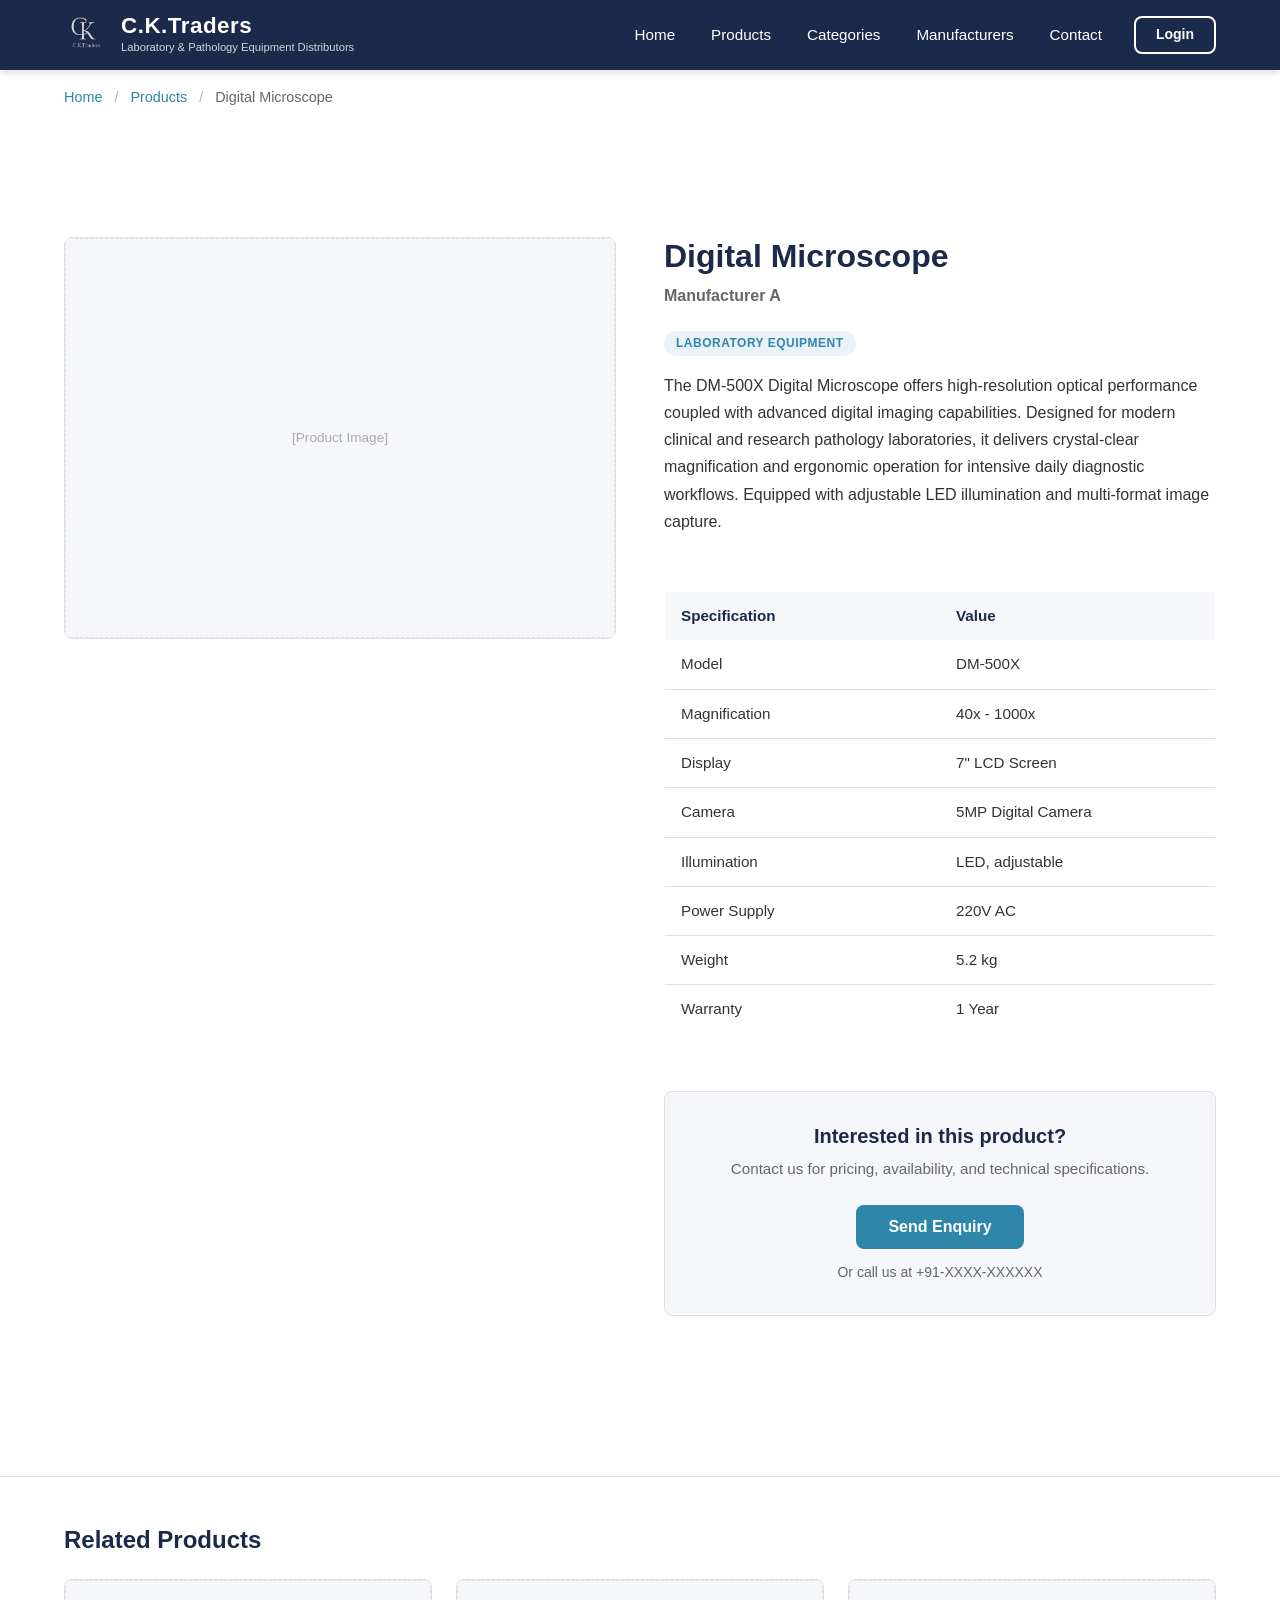
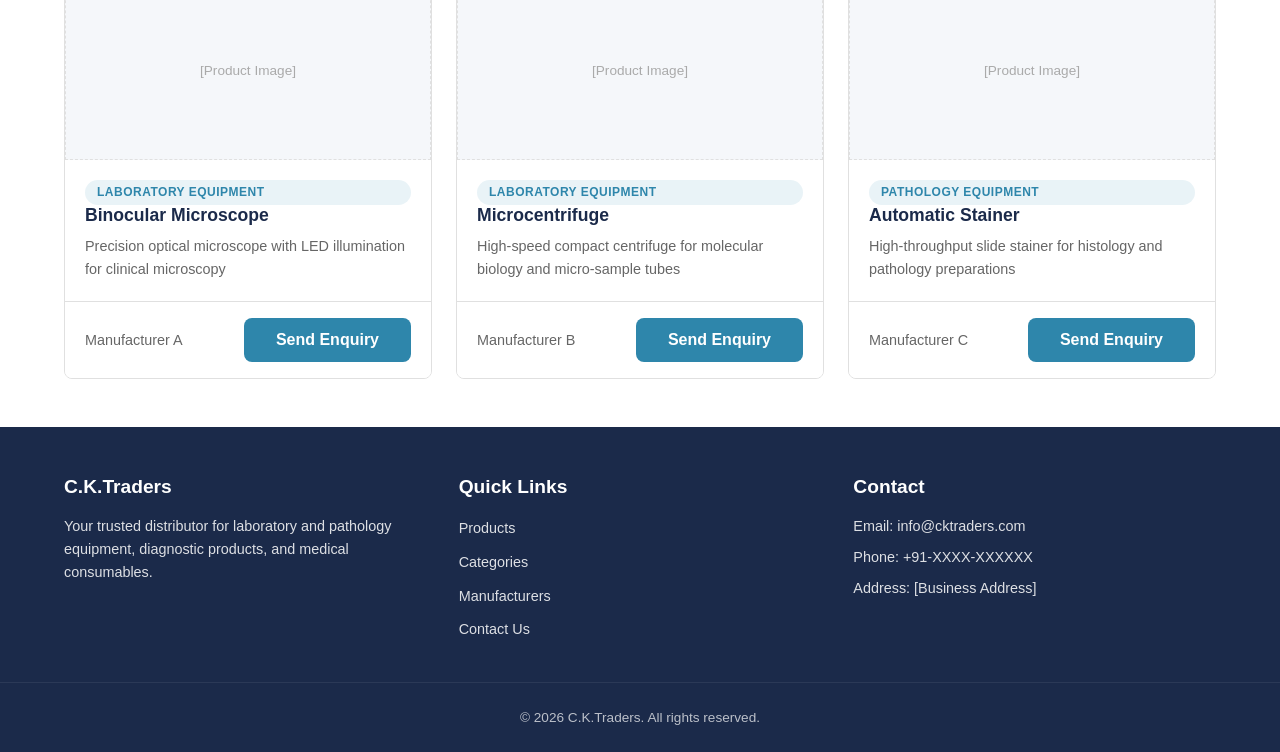
<file: frontend/product-details.html>
<!DOCTYPE html>
<html lang="en">
<head>
    <meta charset="UTF-8">
    <meta name="viewport" content="width=device-width, initial-scale=1.0">
    <title>Product Details — C.K.Traders</title>
    <link rel="stylesheet" href="css/main.css">
    <link rel="stylesheet" href="css/catalog.css">
    <script src="js/app.js" defer></script>
</head>
<body>
    <!-- Header -->
    <header class="header">
        <div class="container header__inner">
            <a href="index.html" class="header__logo">
                <img src="images/logo.png" alt="C.K.Traders Logo" class="header__logo-img" onerror="this.style.display='none'">
                <div class="header__logo-text">
                    <span class="header__brand">C.K.Traders</span>
                    <span class="header__tagline">Laboratory &amp; Pathology Equipment Distributors</span>
                </div>
            </a>
            <button class="header__menu-toggle" id="menuToggle" aria-label="Toggle navigation" aria-expanded="false">
                <span></span><span></span><span></span>
            </button>
            <nav class="header__nav" id="mainNav">
                <ul class="header__nav-list">
                    <li><a href="index.html" class="header__nav-link">Home</a></li>
                    <li><a href="products.html" class="header__nav-link header__nav-link--active">Products</a></li>
                    <li><a href="categories.html" class="header__nav-link">Categories</a></li>
                    <li><a href="manufacturers.html" class="header__nav-link">Manufacturers</a></li>
                    <li><a href="contact.html" class="header__nav-link">Contact</a></li>
                </ul>
                <a href="login.html" class="btn btn--sm btn--outline header__login-btn">Login</a>
            </nav>
        </div>
    </header>

    <!-- This page will eventually load dynamically based on URL parameter, e.g., product-details.html?id=1 -->
    <main>
        <!-- Breadcrumb -->
        <div class="container">
            <div class="breadcrumb">
                <a href="index.html">Home</a> <span>/</span>
                <a href="products.html">Products</a> <span>/</span>
                Digital Microscope
            </div>
        </div>

        <!-- Product Detail Section -->
        <section class="section">
            <div class="container">
                <div class="product-detail">
                    <!-- Image -->
                    <div class="product-detail__image">
                        <div class="placeholder-img" style="height: 400px;">[Product Image]</div>
                    </div>

                    <!-- Info -->
                    <div class="product-detail__info">
                        <h1 class="product-detail__title">Digital Microscope</h1>
                        <p class="product-detail__manufacturer">
                            <a href="manufacturers.html" style="color: #666;">Manufacturer A</a>
                        </p>
                        <div class="product-detail__badge-wrapper" style="margin-bottom: 1rem;">
                            <span class="badge badge--primary">Laboratory Equipment</span>
                        </div>
                        <p class="product-detail__description">
                            The DM-500X Digital Microscope offers high-resolution optical performance coupled with advanced digital imaging capabilities. Designed for modern clinical and research pathology laboratories, it delivers crystal-clear magnification and ergonomic operation for intensive daily diagnostic workflows. Equipped with adjustable LED illumination and multi-format image capture.
                        </p>

                        <!-- Specifications Table -->
                        <table class="specs-table">
                            <thead>
                                <tr>
                                    <th>Specification</th>
                                    <th>Value</th>
                                </tr>
                            </thead>
                            <tbody>
                                <tr>
                                    <td>Model</td>
                                    <td>DM-500X</td>
                                </tr>
                                <tr>
                                    <td>Magnification</td>
                                    <td>40x - 1000x</td>
                                </tr>
                                <tr>
                                    <td>Display</td>
                                    <td>7" LCD Screen</td>
                                </tr>
                                <tr>
                                    <td>Camera</td>
                                    <td>5MP Digital Camera</td>
                                </tr>
                                <tr>
                                    <td>Illumination</td>
                                    <td>LED, adjustable</td>
                                </tr>
                                <tr>
                                    <td>Power Supply</td>
                                    <td>220V AC</td>
                                </tr>
                                <tr>
                                    <td>Weight</td>
                                    <td>5.2 kg</td>
                                </tr>
                                <tr>
                                    <td>Warranty</td>
                                    <td>1 Year</td>
                                </tr>
                            </tbody>
                        </table>

                        <!-- Enquiry Box -->
                        <div class="enquiry-box">
                            <h3 class="enquiry-box__title">Interested in this product?</h3>
                            <p class="enquiry-box__text">Contact us for pricing, availability, and technical specifications.</p>
                            <a href="contact.html" class="btn btn--enquiry btn--lg">Send Enquiry</a>
                            <p class="enquiry-box__phone" style="color: #666; font-size: 0.875rem; margin-top: 0.75rem;">Or call us at +91-XXXX-XXXXXX</p>
                        </div>
                    </div>
                </div>
            </div>
        </section>

        <!-- Related Products Section -->
        <section class="related-products">
            <div class="container">
                <h2 class="related-products__title">Related Products</h2>
                <div class="grid grid--3">
                    <!-- Related Product 1 -->
                    <article class="card product-card">
                        <div class="card__image placeholder-img" style="height: 180px;">
                            [Product Image]
                        </div>
                        <div class="card__body">
                            <span class="badge badge--primary">Laboratory Equipment</span>
                            <h3 class="card__title">Binocular Microscope</h3>
                            <p class="card__text">Precision optical microscope with LED illumination for clinical microscopy</p>
                        </div>
                        <div class="card__footer">
                            <span style="color: #666; font-size: 0.9rem;">Manufacturer A</span>
                            <a href="product-details.html" class="btn btn--enquiry btn--sm">Send Enquiry</a>
                        </div>
                    </article>

                    <!-- Related Product 2 -->
                    <article class="card product-card">
                        <div class="card__image placeholder-img" style="height: 180px;">
                            [Product Image]
                        </div>
                        <div class="card__body">
                            <span class="badge badge--primary">Laboratory Equipment</span>
                            <h3 class="card__title">Microcentrifuge</h3>
                            <p class="card__text">High-speed compact centrifuge for molecular biology and micro-sample tubes</p>
                        </div>
                        <div class="card__footer">
                            <span style="color: #666; font-size: 0.9rem;">Manufacturer B</span>
                            <a href="product-details.html" class="btn btn--enquiry btn--sm">Send Enquiry</a>
                        </div>
                    </article>

                    <!-- Related Product 3 -->
                    <article class="card product-card">
                        <div class="card__image placeholder-img" style="height: 180px;">
                            [Product Image]
                        </div>
                        <div class="card__body">
                            <span class="badge badge--primary">Pathology Equipment</span>
                            <h3 class="card__title">Automatic Stainer</h3>
                            <p class="card__text">High-throughput slide stainer for histology and pathology preparations</p>
                        </div>
                        <div class="card__footer">
                            <span style="color: #666; font-size: 0.9rem;">Manufacturer C</span>
                            <a href="product-details.html" class="btn btn--enquiry btn--sm">Send Enquiry</a>
                        </div>
                    </article>
                </div>
            </div>
        </section>
    </main>

    <!-- Footer -->
    <footer class="footer">
        <div class="container footer__inner">
            <div class="footer__section">
                <h3 class="footer__title">C.K.Traders</h3>
                <p class="footer__text">Your trusted distributor for laboratory and pathology equipment, diagnostic products, and medical consumables.</p>
            </div>
            <div class="footer__section">
                <h3 class="footer__title">Quick Links</h3>
                <ul class="footer__links">
                    <li><a href="products.html">Products</a></li>
                    <li><a href="categories.html">Categories</a></li>
                    <li><a href="manufacturers.html">Manufacturers</a></li>
                    <li><a href="contact.html">Contact Us</a></li>
                </ul>
            </div>
            <div class="footer__section">
                <h3 class="footer__title">Contact</h3>
                <p class="footer__text">Email: info@cktraders.com</p>
                <p class="footer__text">Phone: +91-XXXX-XXXXXX</p>
                <p class="footer__text">Address: [Business Address]</p>
            </div>
        </div>
        <div class="footer__bottom">
            <div class="container">
                <p>&copy; 2026 C.K.Traders. All rights reserved.</p>
            </div>
        </div>
    </footer>
</body>
</html>
</file>
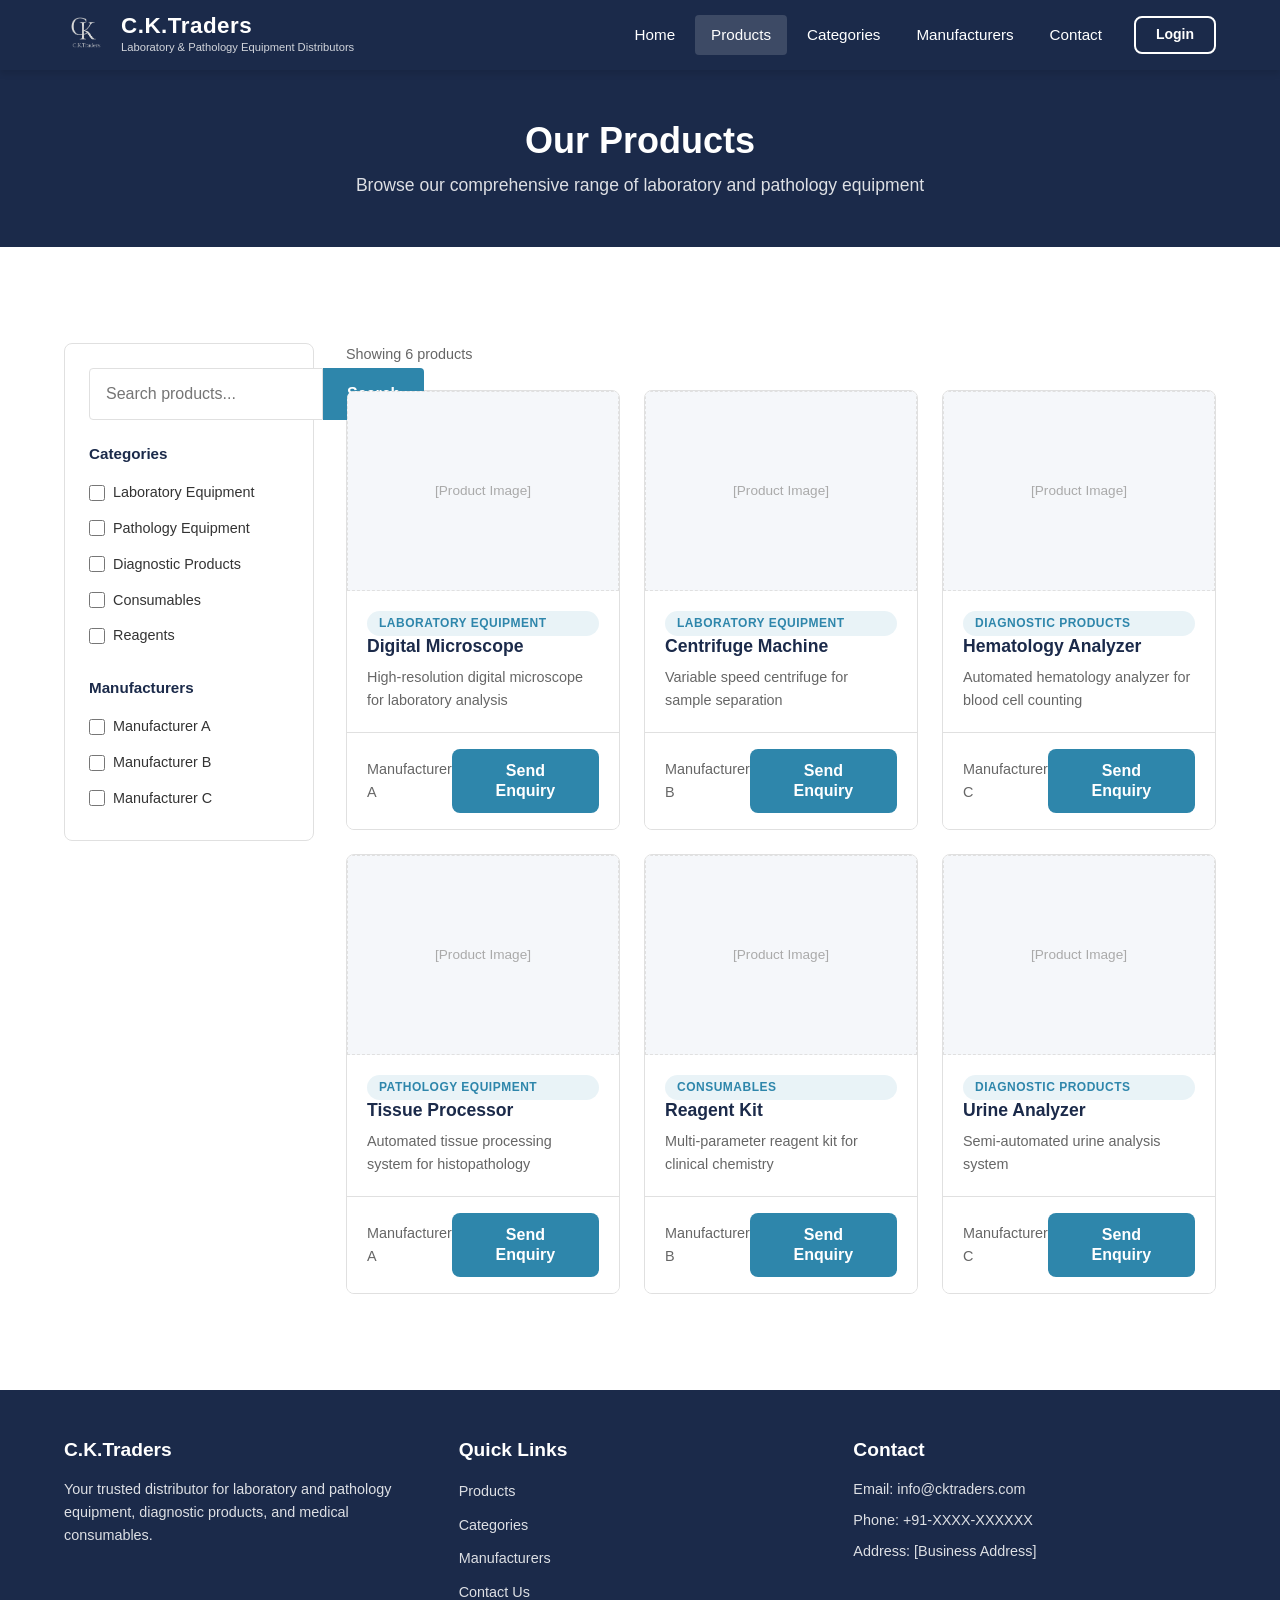
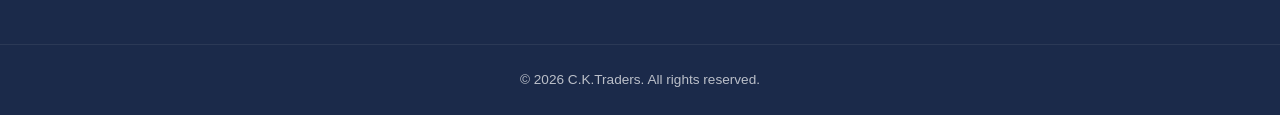
<file: frontend/products.html>
<!DOCTYPE html>
<html lang="en">
<head>
    <meta charset="UTF-8">
    <meta name="viewport" content="width=device-width, initial-scale=1.0">
    <title>Products — C.K.Traders</title>
    <link rel="stylesheet" href="css/main.css">
    <link rel="stylesheet" href="css/catalog.css">
    <script src="js/app.js" defer></script>
</head>
<body>
    <!-- Header -->
    <header class="header">
        <div class="container header__inner">
            <a href="index.html" class="header__logo">
                <img src="images/logo.png" alt="C.K.Traders Logo" class="header__logo-img" onerror="this.style.display='none'">
                <div class="header__logo-text">
                    <span class="header__brand">C.K.Traders</span>
                    <span class="header__tagline">Laboratory &amp; Pathology Equipment Distributors</span>
                </div>
            </a>
            <button class="header__menu-toggle" id="menuToggle" aria-label="Toggle navigation" aria-expanded="false">
                <span></span><span></span><span></span>
            </button>
            <nav class="header__nav" id="mainNav">
                <ul class="header__nav-list">
                    <li><a href="index.html" class="header__nav-link">Home</a></li>
                    <li><a href="products.html" class="header__nav-link header__nav-link--active">Products</a></li>
                    <li><a href="categories.html" class="header__nav-link">Categories</a></li>
                    <li><a href="manufacturers.html" class="header__nav-link">Manufacturers</a></li>
                    <li><a href="contact.html" class="header__nav-link">Contact</a></li>
                </ul>
                <a href="login.html" class="btn btn--sm btn--outline header__login-btn">Login</a>
            </nav>
        </div>
    </header>

    <main>
        <!-- Page Hero -->
        <section class="page-hero">
            <div class="container">
                <h1 class="page-hero__title">Our Products</h1>
                <p class="page-hero__subtitle">Browse our comprehensive range of laboratory and pathology equipment</p>
            </div>
        </section>

        <!-- Catalog Section -->
        <section class="section">
            <div class="container">
                <div class="catalog">
                    <!-- Sidebar -->
                    <aside class="catalog__sidebar">
                        <form class="search-bar" onsubmit="event.preventDefault();">
                            <input type="text" class="search-bar__input" placeholder="Search products..." aria-label="Search products">
                            <button type="submit" class="btn btn--accent search-bar__btn" aria-label="Search">Search</button>
                        </form>

                        <!-- Filter group: Categories -->
                        <div class="filter-group">
                            <h3 class="filter-group__title">Categories</h3>
                            <ul class="filter-group__list">
                                <li class="filter-group__item">
                                    <label class="filter-checkbox">
                                        <input type="checkbox" name="category" value="laboratory-equipment">
                                        <span>Laboratory Equipment</span>
                                    </label>
                                </li>
                                <li class="filter-group__item">
                                    <label class="filter-checkbox">
                                        <input type="checkbox" name="category" value="pathology-equipment">
                                        <span>Pathology Equipment</span>
                                    </label>
                                </li>
                                <li class="filter-group__item">
                                    <label class="filter-checkbox">
                                        <input type="checkbox" name="category" value="diagnostic-products">
                                        <span>Diagnostic Products</span>
                                    </label>
                                </li>
                                <li class="filter-group__item">
                                    <label class="filter-checkbox">
                                        <input type="checkbox" name="category" value="consumables">
                                        <span>Consumables</span>
                                    </label>
                                </li>
                                <li class="filter-group__item">
                                    <label class="filter-checkbox">
                                        <input type="checkbox" name="category" value="reagents">
                                        <span>Reagents</span>
                                    </label>
                                </li>
                            </ul>
                        </div>

                        <!-- Filter group: Manufacturers -->
                        <div class="filter-group">
                            <h3 class="filter-group__title">Manufacturers</h3>
                            <ul class="filter-group__list">
                                <li class="filter-group__item">
                                    <label class="filter-checkbox">
                                        <input type="checkbox" name="manufacturer" value="manufacturer-a">
                                        <span>Manufacturer A</span>
                                    </label>
                                </li>
                                <li class="filter-group__item">
                                    <label class="filter-checkbox">
                                        <input type="checkbox" name="manufacturer" value="manufacturer-b">
                                        <span>Manufacturer B</span>
                                    </label>
                                </li>
                                <li class="filter-group__item">
                                    <label class="filter-checkbox">
                                        <input type="checkbox" name="manufacturer" value="manufacturer-c">
                                        <span>Manufacturer C</span>
                                    </label>
                                </li>
                            </ul>
                        </div>

                        <!-- Filters will be connected to the API in Stage 6 -->
                    </aside>

                    <!-- Main content -->
                    <div class="catalog__main">
                        <p class="catalog__count" style="margin-bottom: 1.5rem; color: #666; font-size: 0.9rem;">Showing 6 products</p>
                        
                        <div class="grid grid--3">
                            <!-- Product 1 -->
                            <article class="card product-card">
                                <div class="card__image placeholder-img" style="height: 200px;">
                                    [Product Image]
                                </div>
                                <div class="card__body">
                                    <span class="badge badge--primary">Laboratory Equipment</span>
                                    <h3 class="card__title">Digital Microscope</h3>
                                    <p class="card__text">High-resolution digital microscope for laboratory analysis</p>
                                </div>
                                <div class="card__footer">
                                    <span style="color: #666; font-size: 0.9rem;">Manufacturer A</span>
                                    <a href="product-details.html" class="btn btn--enquiry btn--sm">Send Enquiry</a>
                                </div>
                            </article>

                            <!-- Product 2 -->
                            <article class="card product-card">
                                <div class="card__image placeholder-img" style="height: 200px;">
                                    [Product Image]
                                </div>
                                <div class="card__body">
                                    <span class="badge badge--primary">Laboratory Equipment</span>
                                    <h3 class="card__title">Centrifuge Machine</h3>
                                    <p class="card__text">Variable speed centrifuge for sample separation</p>
                                </div>
                                <div class="card__footer">
                                    <span style="color: #666; font-size: 0.9rem;">Manufacturer B</span>
                                    <a href="product-details.html" class="btn btn--enquiry btn--sm">Send Enquiry</a>
                                </div>
                            </article>

                            <!-- Product 3 -->
                            <article class="card product-card">
                                <div class="card__image placeholder-img" style="height: 200px;">
                                    [Product Image]
                                </div>
                                <div class="card__body">
                                    <span class="badge badge--primary">Diagnostic Products</span>
                                    <h3 class="card__title">Hematology Analyzer</h3>
                                    <p class="card__text">Automated hematology analyzer for blood cell counting</p>
                                </div>
                                <div class="card__footer">
                                    <span style="color: #666; font-size: 0.9rem;">Manufacturer C</span>
                                    <a href="product-details.html" class="btn btn--enquiry btn--sm">Send Enquiry</a>
                                </div>
                            </article>

                            <!-- Product 4 -->
                            <article class="card product-card">
                                <div class="card__image placeholder-img" style="height: 200px;">
                                    [Product Image]
                                </div>
                                <div class="card__body">
                                    <span class="badge badge--primary">Pathology Equipment</span>
                                    <h3 class="card__title">Tissue Processor</h3>
                                    <p class="card__text">Automated tissue processing system for histopathology</p>
                                </div>
                                <div class="card__footer">
                                    <span style="color: #666; font-size: 0.9rem;">Manufacturer A</span>
                                    <a href="product-details.html" class="btn btn--enquiry btn--sm">Send Enquiry</a>
                                </div>
                            </article>

                            <!-- Product 5 -->
                            <article class="card product-card">
                                <div class="card__image placeholder-img" style="height: 200px;">
                                    [Product Image]
                                </div>
                                <div class="card__body">
                                    <span class="badge badge--primary">Consumables</span>
                                    <h3 class="card__title">Reagent Kit</h3>
                                    <p class="card__text">Multi-parameter reagent kit for clinical chemistry</p>
                                </div>
                                <div class="card__footer">
                                    <span style="color: #666; font-size: 0.9rem;">Manufacturer B</span>
                                    <a href="product-details.html" class="btn btn--enquiry btn--sm">Send Enquiry</a>
                                </div>
                            </article>

                            <!-- Product 6 -->
                            <article class="card product-card">
                                <div class="card__image placeholder-img" style="height: 200px;">
                                    [Product Image]
                                </div>
                                <div class="card__body">
                                    <span class="badge badge--primary">Diagnostic Products</span>
                                    <h3 class="card__title">Urine Analyzer</h3>
                                    <p class="card__text">Semi-automated urine analysis system</p>
                                </div>
                                <div class="card__footer">
                                    <span style="color: #666; font-size: 0.9rem;">Manufacturer C</span>
                                    <a href="product-details.html" class="btn btn--enquiry btn--sm">Send Enquiry</a>
                                </div>
                            </article>
                        </div>
                    </div>
                </div>
            </div>
        </section>
    </main>

    <!-- Footer -->
    <footer class="footer">
        <div class="container footer__inner">
            <div class="footer__section">
                <h3 class="footer__title">C.K.Traders</h3>
                <p class="footer__text">Your trusted distributor for laboratory and pathology equipment, diagnostic products, and medical consumables.</p>
            </div>
            <div class="footer__section">
                <h3 class="footer__title">Quick Links</h3>
                <ul class="footer__links">
                    <li><a href="products.html">Products</a></li>
                    <li><a href="categories.html">Categories</a></li>
                    <li><a href="manufacturers.html">Manufacturers</a></li>
                    <li><a href="contact.html">Contact Us</a></li>
                </ul>
            </div>
            <div class="footer__section">
                <h3 class="footer__title">Contact</h3>
                <p class="footer__text">Email: info@cktraders.com</p>
                <p class="footer__text">Phone: +91-XXXX-XXXXXX</p>
                <p class="footer__text">Address: [Business Address]</p>
            </div>
        </div>
        <div class="footer__bottom">
            <div class="container">
                <p>&copy; 2026 C.K.Traders. All rights reserved.</p>
            </div>
        </div>
    </footer>
</body>
</html>
</file>
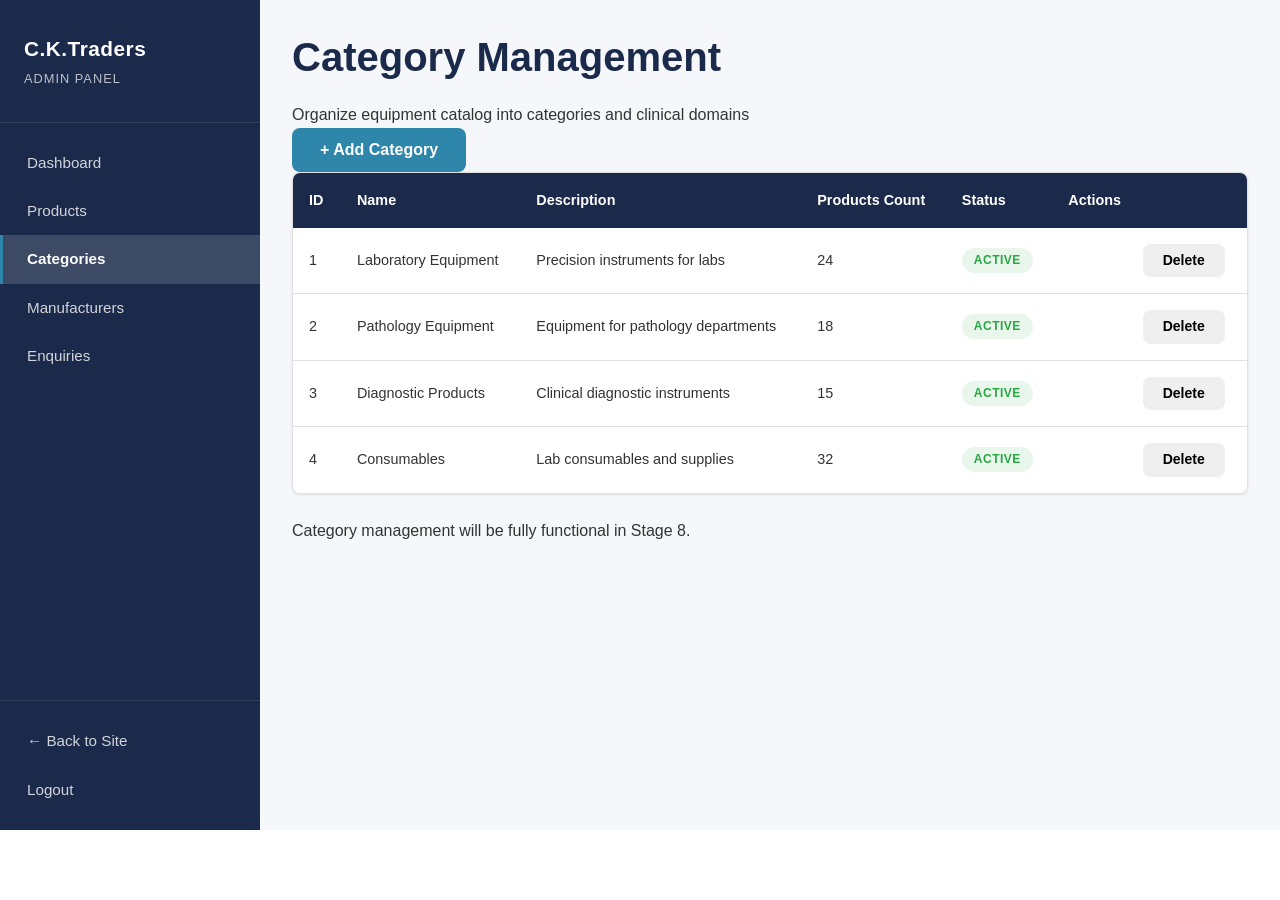
<file: frontend/admin/categories.html>
<!DOCTYPE html>
<html lang="en">
<head>
    <meta charset="UTF-8">
    <meta name="viewport" content="width=device-width, initial-scale=1.0">
    <title>Categories — C.K.Traders Admin</title>
    <link rel="stylesheet" href="../css/main.css">
    <link rel="stylesheet" href="../css/admin.css">
    <script src="../js/app.js" defer></script>
</head>
<body>
    <div class="admin-layout">
        <!-- Admin Sidebar Navigation -->
        <aside class="admin-sidebar" id="adminSidebar">
            <div class="admin-sidebar__header">
                <a href="../index.html" class="admin-sidebar__brand">C.K.Traders</a>
                <p class="admin-sidebar__subtitle">Admin Panel</p>
            </div>
            <nav class="admin-sidebar__nav">
                <a href="dashboard.html" class="admin-sidebar__link">Dashboard</a>
                <a href="products.html" class="admin-sidebar__link">Products</a>
                <a href="categories.html" class="admin-sidebar__link admin-sidebar__link--active">Categories</a>
                <a href="manufacturers.html" class="admin-sidebar__link">Manufacturers</a>
                <a href="enquiries.html" class="admin-sidebar__link">Enquiries</a>
            </nav>
            <div class="admin-sidebar__footer">
                <a href="../index.html" class="admin-sidebar__link">&larr; Back to Site</a>
                <a href="../login.html" class="admin-sidebar__link">Logout</a>
            </div>
        </aside>

        <!-- Admin Main Content Area -->
        <main class="admin-content">
            <header class="admin-header">
                <div class="admin-header__content">
                    <h1 class="admin-header__title">Category Management</h1>
                    <p class="admin-header__subtitle">Organize equipment catalog into categories and clinical domains</p>
                </div>
                <div class="admin-header__actions">
                    <button type="button" class="btn btn--primary">+ Add Category</button>
                </div>
            </header>

            <!-- Categories Table Section -->
            <section class="admin-section">
                <div class="table-responsive">
                    <table class="data-table">
                        <thead>
                            <tr>
                                <th>ID</th>
                                <th>Name</th>
                                <th>Description</th>
                                <th>Products Count</th>
                                <th>Status</th>
                                <th>Actions</th>
                            </tr>
                        </thead>
                        <tbody>
                            <tr>
                                <td>1</td>
                                <td>Laboratory Equipment</td>
                                <td>Precision instruments for labs</td>
                                <td>24</td>
                                <td><span class="badge badge--success">Active</span></td>
                                <td class="table-actions">
                                    <button type="button" class="btn btn--sm btn--outline">Edit</button>
                                    <button type="button" class="btn btn--sm btn--danger">Delete</button>
                                </td>
                            </tr>
                            <tr>
                                <td>2</td>
                                <td>Pathology Equipment</td>
                                <td>Equipment for pathology departments</td>
                                <td>18</td>
                                <td><span class="badge badge--success">Active</span></td>
                                <td class="table-actions">
                                    <button type="button" class="btn btn--sm btn--outline">Edit</button>
                                    <button type="button" class="btn btn--sm btn--danger">Delete</button>
                                </td>
                            </tr>
                            <tr>
                                <td>3</td>
                                <td>Diagnostic Products</td>
                                <td>Clinical diagnostic instruments</td>
                                <td>15</td>
                                <td><span class="badge badge--success">Active</span></td>
                                <td class="table-actions">
                                    <button type="button" class="btn btn--sm btn--outline">Edit</button>
                                    <button type="button" class="btn btn--sm btn--danger">Delete</button>
                                </td>
                            </tr>
                            <tr>
                                <td>4</td>
                                <td>Consumables</td>
                                <td>Lab consumables and supplies</td>
                                <td>32</td>
                                <td><span class="badge badge--success">Active</span></td>
                                <td class="table-actions">
                                    <button type="button" class="btn btn--sm btn--outline">Edit</button>
                                    <button type="button" class="btn btn--sm btn--danger">Delete</button>
                                </td>
                            </tr>
                        </tbody>
                    </table>
                </div>
            </section>

            <!-- Stage Notice -->
            <div class="admin-notice">
                <p>Category management will be fully functional in Stage 8.</p>
            </div>
        </main>
    </div>
</body>
</html>
</file>
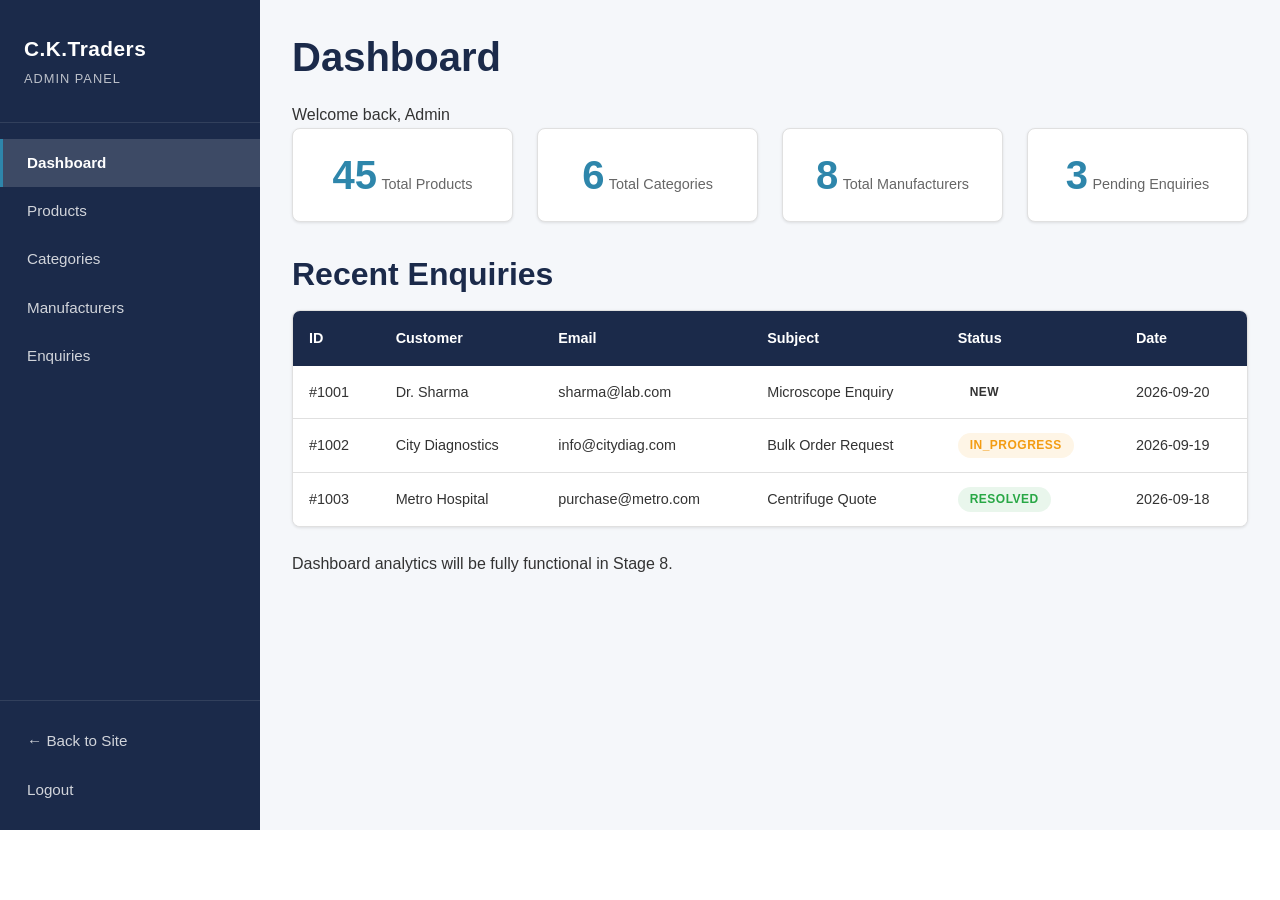
<file: frontend/admin/dashboard.html>
<!DOCTYPE html>
<html lang="en">
<head>
    <meta charset="UTF-8">
    <meta name="viewport" content="width=device-width, initial-scale=1.0">
    <title>Dashboard — C.K.Traders Admin</title>
    <link rel="stylesheet" href="../css/main.css">
    <link rel="stylesheet" href="../css/admin.css">
    <script src="../js/app.js" defer></script>
</head>
<body>
    <div class="admin-layout">
        <!-- Admin Sidebar Navigation -->
        <aside class="admin-sidebar" id="adminSidebar">
            <div class="admin-sidebar__header">
                <a href="../index.html" class="admin-sidebar__brand">C.K.Traders</a>
                <p class="admin-sidebar__subtitle">Admin Panel</p>
            </div>
            <nav class="admin-sidebar__nav">
                <a href="dashboard.html" class="admin-sidebar__link admin-sidebar__link--active">Dashboard</a>
                <a href="products.html" class="admin-sidebar__link">Products</a>
                <a href="categories.html" class="admin-sidebar__link">Categories</a>
                <a href="manufacturers.html" class="admin-sidebar__link">Manufacturers</a>
                <a href="enquiries.html" class="admin-sidebar__link">Enquiries</a>
            </nav>
            <div class="admin-sidebar__footer">
                <a href="../index.html" class="admin-sidebar__link">&larr; Back to Site</a>
                <a href="../login.html" class="admin-sidebar__link">Logout</a>
            </div>
        </aside>

        <!-- Admin Main Content Area -->
        <main class="admin-content">
            <header class="admin-header">
                <div class="admin-header__content">
                    <h1 class="admin-header__title">Dashboard</h1>
                    <p class="admin-header__subtitle">Welcome back, Admin</p>
                </div>
            </header>

            <!-- Metrics / Statistics Overview -->
            <section class="admin-section">
                <div class="stats-grid">
                    <article class="stat-card">
                        <div class="stat-card__info">
                            <span class="stat-card__value">45</span>
                            <span class="stat-card__label">Total Products</span>
                        </div>
                    </article>
                    <article class="stat-card">
                        <div class="stat-card__info">
                            <span class="stat-card__value">6</span>
                            <span class="stat-card__label">Total Categories</span>
                        </div>
                    </article>
                    <article class="stat-card">
                        <div class="stat-card__info">
                            <span class="stat-card__value">8</span>
                            <span class="stat-card__label">Total Manufacturers</span>
                        </div>
                    </article>
                    <article class="stat-card">
                        <div class="stat-card__info">
                            <span class="stat-card__value">3</span>
                            <span class="stat-card__label">Pending Enquiries</span>
                        </div>
                    </article>
                </div>
            </section>

            <!-- Recent Enquiries Section -->
            <section class="admin-section">
                <div class="admin-section__header">
                    <h2 class="admin-section__title">Recent Enquiries</h2>
                </div>
                <div class="table-responsive">
                    <table class="data-table">
                        <thead>
                            <tr>
                                <th>ID</th>
                                <th>Customer</th>
                                <th>Email</th>
                                <th>Subject</th>
                                <th>Status</th>
                                <th>Date</th>
                            </tr>
                        </thead>
                        <tbody>
                            <tr>
                                <td>#1001</td>
                                <td>Dr. Sharma</td>
                                <td>sharma@lab.com</td>
                                <td>Microscope Enquiry</td>
                                <td><span class="badge badge--info">NEW</span></td>
                                <td>2026-09-20</td>
                            </tr>
                            <tr>
                                <td>#1002</td>
                                <td>City Diagnostics</td>
                                <td>info@citydiag.com</td>
                                <td>Bulk Order Request</td>
                                <td><span class="badge badge--warning">IN_PROGRESS</span></td>
                                <td>2026-09-19</td>
                            </tr>
                            <tr>
                                <td>#1003</td>
                                <td>Metro Hospital</td>
                                <td>purchase@metro.com</td>
                                <td>Centrifuge Quote</td>
                                <td><span class="badge badge--success">RESOLVED</span></td>
                                <td>2026-09-18</td>
                            </tr>
                        </tbody>
                    </table>
                </div>
            </section>

            <!-- Stage Notice -->
            <div class="admin-notice">
                <p>Dashboard analytics will be fully functional in Stage 8.</p>
            </div>
        </main>
    </div>
</body>
</html>
</file>
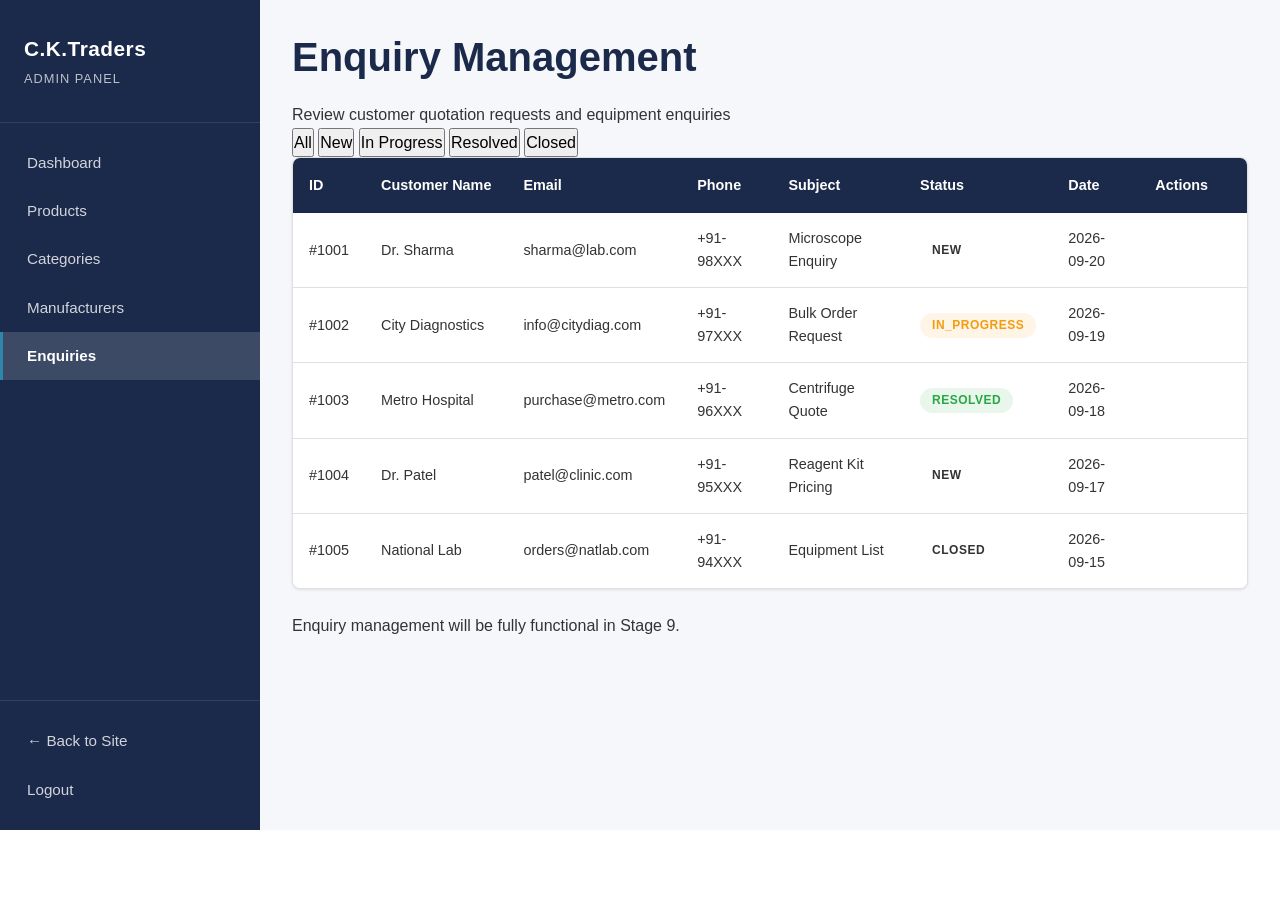
<file: frontend/admin/enquiries.html>
<!DOCTYPE html>
<html lang="en">
<head>
    <meta charset="UTF-8">
    <meta name="viewport" content="width=device-width, initial-scale=1.0">
    <title>Enquiries — C.K.Traders Admin</title>
    <link rel="stylesheet" href="../css/main.css">
    <link rel="stylesheet" href="../css/admin.css">
    <script src="../js/app.js" defer></script>
</head>
<body>
    <div class="admin-layout">
        <!-- Admin Sidebar Navigation -->
        <aside class="admin-sidebar" id="adminSidebar">
            <div class="admin-sidebar__header">
                <a href="../index.html" class="admin-sidebar__brand">C.K.Traders</a>
                <p class="admin-sidebar__subtitle">Admin Panel</p>
            </div>
            <nav class="admin-sidebar__nav">
                <a href="dashboard.html" class="admin-sidebar__link">Dashboard</a>
                <a href="products.html" class="admin-sidebar__link">Products</a>
                <a href="categories.html" class="admin-sidebar__link">Categories</a>
                <a href="manufacturers.html" class="admin-sidebar__link">Manufacturers</a>
                <a href="enquiries.html" class="admin-sidebar__link admin-sidebar__link--active">Enquiries</a>
            </nav>
            <div class="admin-sidebar__footer">
                <a href="../index.html" class="admin-sidebar__link">&larr; Back to Site</a>
                <a href="../login.html" class="admin-sidebar__link">Logout</a>
            </div>
        </aside>

        <!-- Admin Main Content Area -->
        <main class="admin-content">
            <header class="admin-header">
                <div class="admin-header__content">
                    <h1 class="admin-header__title">Enquiry Management</h1>
                    <p class="admin-header__subtitle">Review customer quotation requests and equipment enquiries</p>
                </div>
            </header>

            <!-- Status Filter Tabs -->
            <section class="admin-section">
                <div class="filter-tabs">
                    <button type="button" class="filter-tab filter-tab--active">All</button>
                    <button type="button" class="filter-tab">New</button>
                    <button type="button" class="filter-tab">In Progress</button>
                    <button type="button" class="filter-tab">Resolved</button>
                    <button type="button" class="filter-tab">Closed</button>
                </div>

                <!-- Enquiries Data Table -->
                <div class="table-responsive">
                    <table class="data-table">
                        <thead>
                            <tr>
                                <th>ID</th>
                                <th>Customer Name</th>
                                <th>Email</th>
                                <th>Phone</th>
                                <th>Subject</th>
                                <th>Status</th>
                                <th>Date</th>
                                <th>Actions</th>
                            </tr>
                        </thead>
                        <tbody>
                            <tr>
                                <td>#1001</td>
                                <td>Dr. Sharma</td>
                                <td>sharma@lab.com</td>
                                <td>+91-98XXX</td>
                                <td>Microscope Enquiry</td>
                                <td><span class="badge badge--info">NEW</span></td>
                                <td>2026-09-20</td>
                                <td class="table-actions">
                                    <button type="button" class="btn btn--sm btn--outline">View</button>
                                </td>
                            </tr>
                            <tr>
                                <td>#1002</td>
                                <td>City Diagnostics</td>
                                <td>info@citydiag.com</td>
                                <td>+91-97XXX</td>
                                <td>Bulk Order Request</td>
                                <td><span class="badge badge--warning">IN_PROGRESS</span></td>
                                <td>2026-09-19</td>
                                <td class="table-actions">
                                    <button type="button" class="btn btn--sm btn--outline">View</button>
                                </td>
                            </tr>
                            <tr>
                                <td>#1003</td>
                                <td>Metro Hospital</td>
                                <td>purchase@metro.com</td>
                                <td>+91-96XXX</td>
                                <td>Centrifuge Quote</td>
                                <td><span class="badge badge--success">RESOLVED</span></td>
                                <td>2026-09-18</td>
                                <td class="table-actions">
                                    <button type="button" class="btn btn--sm btn--outline">View</button>
                                </td>
                            </tr>
                            <tr>
                                <td>#1004</td>
                                <td>Dr. Patel</td>
                                <td>patel@clinic.com</td>
                                <td>+91-95XXX</td>
                                <td>Reagent Kit Pricing</td>
                                <td><span class="badge badge--info">NEW</span></td>
                                <td>2026-09-17</td>
                                <td class="table-actions">
                                    <button type="button" class="btn btn--sm btn--outline">View</button>
                                </td>
                            </tr>
                            <tr>
                                <td>#1005</td>
                                <td>National Lab</td>
                                <td>orders@natlab.com</td>
                                <td>+91-94XXX</td>
                                <td>Equipment List</td>
                                <td><span class="badge badge--secondary">CLOSED</span></td>
                                <td>2026-09-15</td>
                                <td class="table-actions">
                                    <button type="button" class="btn btn--sm btn--outline">View</button>
                                </td>
                            </tr>
                        </tbody>
                    </table>
                </div>
            </section>

            <!-- Stage Notice -->
            <div class="admin-notice">
                <p>Enquiry management will be fully functional in Stage 9.</p>
            </div>
        </main>
    </div>
</body>
</html>
</file>
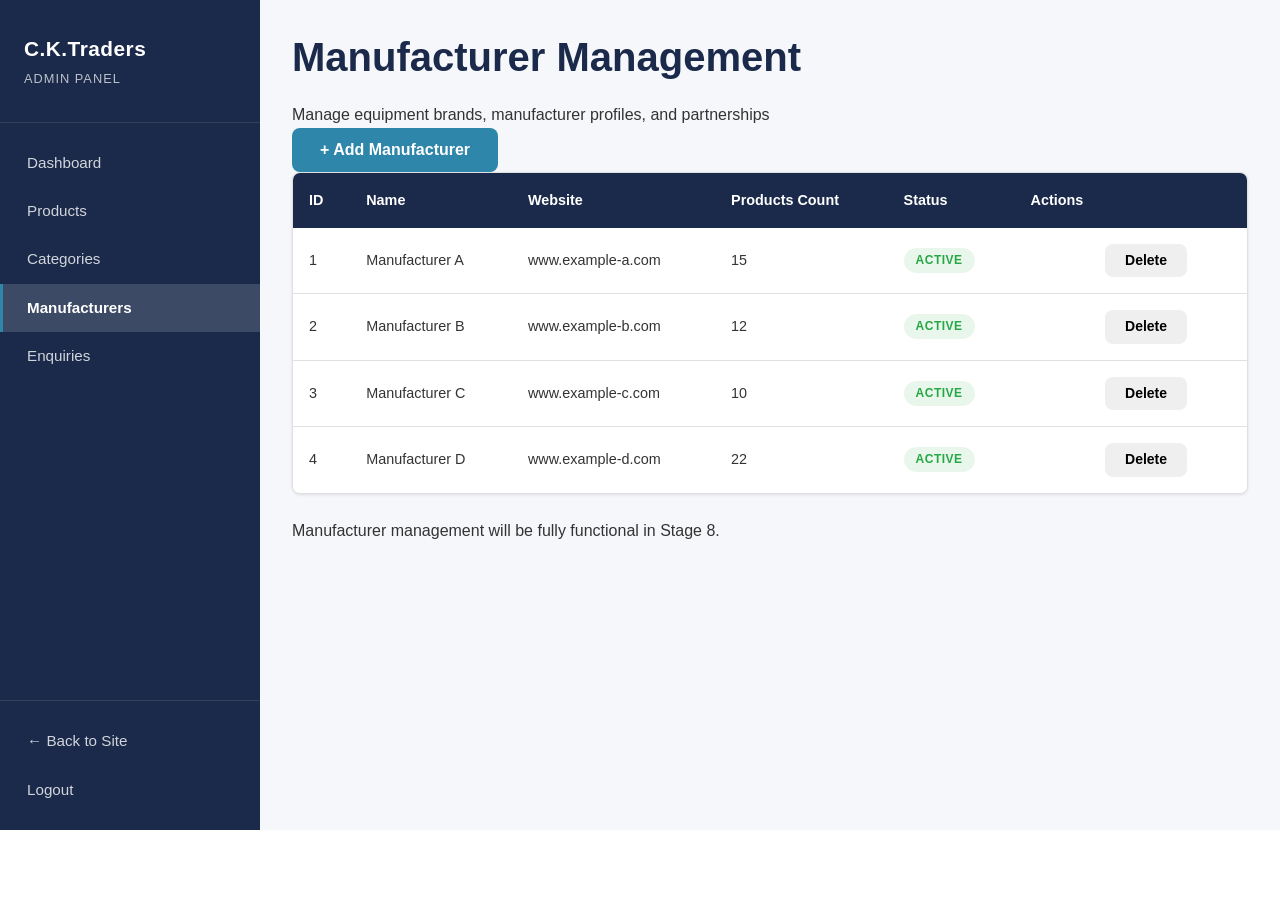
<file: frontend/admin/manufacturers.html>
<!DOCTYPE html>
<html lang="en">
<head>
    <meta charset="UTF-8">
    <meta name="viewport" content="width=device-width, initial-scale=1.0">
    <title>Manufacturers — C.K.Traders Admin</title>
    <link rel="stylesheet" href="../css/main.css">
    <link rel="stylesheet" href="../css/admin.css">
    <script src="../js/app.js" defer></script>
</head>
<body>
    <div class="admin-layout">
        <!-- Admin Sidebar Navigation -->
        <aside class="admin-sidebar" id="adminSidebar">
            <div class="admin-sidebar__header">
                <a href="../index.html" class="admin-sidebar__brand">C.K.Traders</a>
                <p class="admin-sidebar__subtitle">Admin Panel</p>
            </div>
            <nav class="admin-sidebar__nav">
                <a href="dashboard.html" class="admin-sidebar__link">Dashboard</a>
                <a href="products.html" class="admin-sidebar__link">Products</a>
                <a href="categories.html" class="admin-sidebar__link">Categories</a>
                <a href="manufacturers.html" class="admin-sidebar__link admin-sidebar__link--active">Manufacturers</a>
                <a href="enquiries.html" class="admin-sidebar__link">Enquiries</a>
            </nav>
            <div class="admin-sidebar__footer">
                <a href="../index.html" class="admin-sidebar__link">&larr; Back to Site</a>
                <a href="../login.html" class="admin-sidebar__link">Logout</a>
            </div>
        </aside>

        <!-- Admin Main Content Area -->
        <main class="admin-content">
            <header class="admin-header">
                <div class="admin-header__content">
                    <h1 class="admin-header__title">Manufacturer Management</h1>
                    <p class="admin-header__subtitle">Manage equipment brands, manufacturer profiles, and partnerships</p>
                </div>
                <div class="admin-header__actions">
                    <button type="button" class="btn btn--primary">+ Add Manufacturer</button>
                </div>
            </header>

            <!-- Manufacturers Table Section -->
            <section class="admin-section">
                <div class="table-responsive">
                    <table class="data-table">
                        <thead>
                            <tr>
                                <th>ID</th>
                                <th>Name</th>
                                <th>Website</th>
                                <th>Products Count</th>
                                <th>Status</th>
                                <th>Actions</th>
                            </tr>
                        </thead>
                        <tbody>
                            <tr>
                                <td>1</td>
                                <td>Manufacturer A</td>
                                <td>www.example-a.com</td>
                                <td>15</td>
                                <td><span class="badge badge--success">Active</span></td>
                                <td class="table-actions">
                                    <button type="button" class="btn btn--sm btn--outline">Edit</button>
                                    <button type="button" class="btn btn--sm btn--danger">Delete</button>
                                </td>
                            </tr>
                            <tr>
                                <td>2</td>
                                <td>Manufacturer B</td>
                                <td>www.example-b.com</td>
                                <td>12</td>
                                <td><span class="badge badge--success">Active</span></td>
                                <td class="table-actions">
                                    <button type="button" class="btn btn--sm btn--outline">Edit</button>
                                    <button type="button" class="btn btn--sm btn--danger">Delete</button>
                                </td>
                            </tr>
                            <tr>
                                <td>3</td>
                                <td>Manufacturer C</td>
                                <td>www.example-c.com</td>
                                <td>10</td>
                                <td><span class="badge badge--success">Active</span></td>
                                <td class="table-actions">
                                    <button type="button" class="btn btn--sm btn--outline">Edit</button>
                                    <button type="button" class="btn btn--sm btn--danger">Delete</button>
                                </td>
                            </tr>
                            <tr>
                                <td>4</td>
                                <td>Manufacturer D</td>
                                <td>www.example-d.com</td>
                                <td>22</td>
                                <td><span class="badge badge--success">Active</span></td>
                                <td class="table-actions">
                                    <button type="button" class="btn btn--sm btn--outline">Edit</button>
                                    <button type="button" class="btn btn--sm btn--danger">Delete</button>
                                </td>
                            </tr>
                        </tbody>
                    </table>
                </div>
            </section>

            <!-- Stage Notice -->
            <div class="admin-notice">
                <p>Manufacturer management will be fully functional in Stage 8.</p>
            </div>
        </main>
    </div>
</body>
</html>
</file>
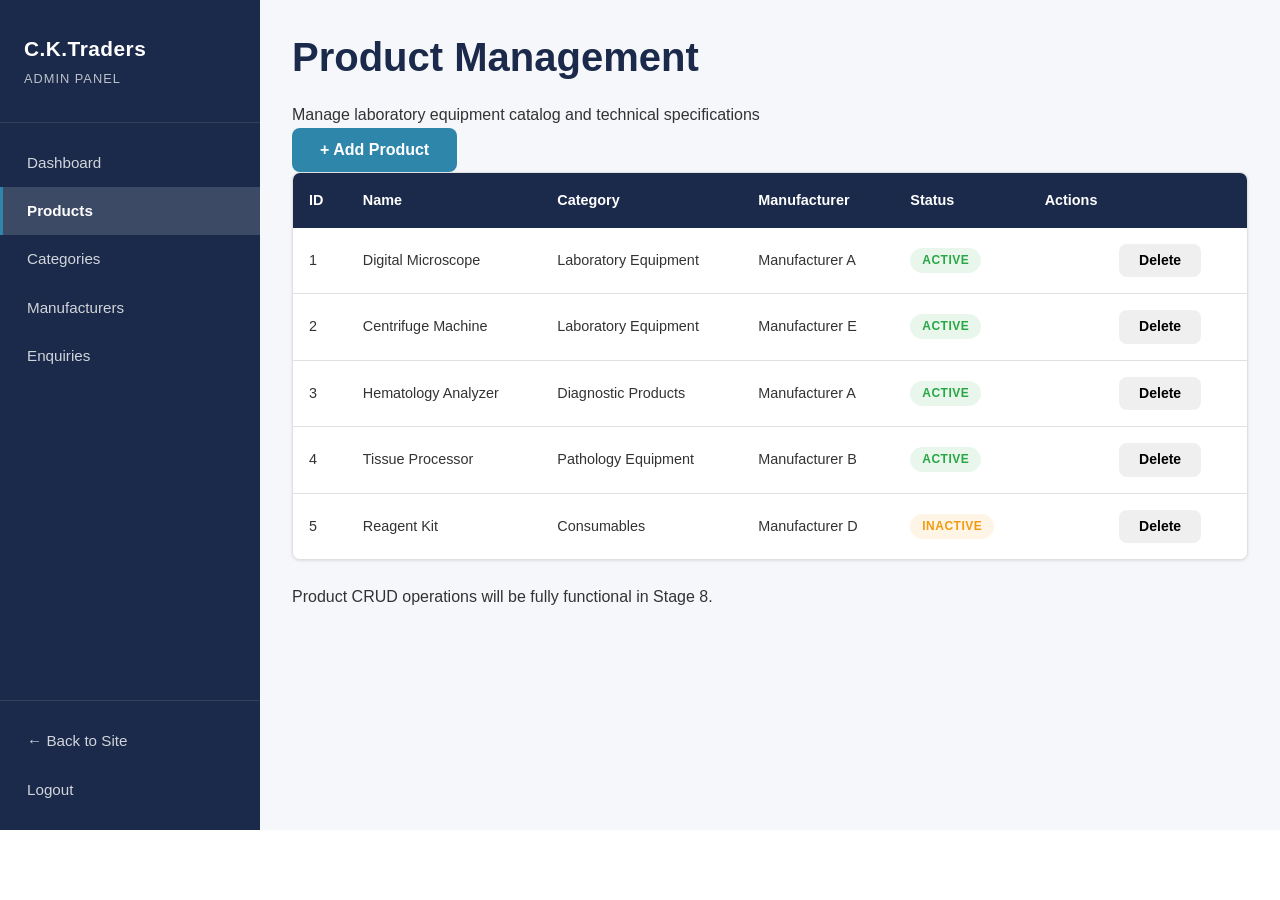
<file: frontend/admin/products.html>
<!DOCTYPE html>
<html lang="en">
<head>
    <meta charset="UTF-8">
    <meta name="viewport" content="width=device-width, initial-scale=1.0">
    <title>Products — C.K.Traders Admin</title>
    <link rel="stylesheet" href="../css/main.css">
    <link rel="stylesheet" href="../css/admin.css">
    <script src="../js/app.js" defer></script>
</head>
<body>
    <div class="admin-layout">
        <!-- Admin Sidebar Navigation -->
        <aside class="admin-sidebar" id="adminSidebar">
            <div class="admin-sidebar__header">
                <a href="../index.html" class="admin-sidebar__brand">C.K.Traders</a>
                <p class="admin-sidebar__subtitle">Admin Panel</p>
            </div>
            <nav class="admin-sidebar__nav">
                <a href="dashboard.html" class="admin-sidebar__link">Dashboard</a>
                <a href="products.html" class="admin-sidebar__link admin-sidebar__link--active">Products</a>
                <a href="categories.html" class="admin-sidebar__link">Categories</a>
                <a href="manufacturers.html" class="admin-sidebar__link">Manufacturers</a>
                <a href="enquiries.html" class="admin-sidebar__link">Enquiries</a>
            </nav>
            <div class="admin-sidebar__footer">
                <a href="../index.html" class="admin-sidebar__link">&larr; Back to Site</a>
                <a href="../login.html" class="admin-sidebar__link">Logout</a>
            </div>
        </aside>

        <!-- Admin Main Content Area -->
        <main class="admin-content">
            <header class="admin-header">
                <div class="admin-header__content">
                    <h1 class="admin-header__title">Product Management</h1>
                    <p class="admin-header__subtitle">Manage laboratory equipment catalog and technical specifications</p>
                </div>
                <div class="admin-header__actions">
                    <button type="button" class="btn btn--primary">+ Add Product</button>
                </div>
            </header>

            <!-- Products Table Section -->
            <section class="admin-section">
                <div class="table-responsive">
                    <table class="data-table">
                        <thead>
                            <tr>
                                <th>ID</th>
                                <th>Name</th>
                                <th>Category</th>
                                <th>Manufacturer</th>
                                <th>Status</th>
                                <th>Actions</th>
                            </tr>
                        </thead>
                        <tbody>
                            <tr>
                                <td>1</td>
                                <td>Digital Microscope</td>
                                <td>Laboratory Equipment</td>
                                <td>Manufacturer A</td>
                                <td><span class="badge badge--success">Active</span></td>
                                <td class="table-actions">
                                    <button type="button" class="btn btn--sm btn--outline">Edit</button>
                                    <button type="button" class="btn btn--sm btn--danger">Delete</button>
                                </td>
                            </tr>
                            <tr>
                                <td>2</td>
                                <td>Centrifuge Machine</td>
                                <td>Laboratory Equipment</td>
                                <td>Manufacturer E</td>
                                <td><span class="badge badge--success">Active</span></td>
                                <td class="table-actions">
                                    <button type="button" class="btn btn--sm btn--outline">Edit</button>
                                    <button type="button" class="btn btn--sm btn--danger">Delete</button>
                                </td>
                            </tr>
                            <tr>
                                <td>3</td>
                                <td>Hematology Analyzer</td>
                                <td>Diagnostic Products</td>
                                <td>Manufacturer A</td>
                                <td><span class="badge badge--success">Active</span></td>
                                <td class="table-actions">
                                    <button type="button" class="btn btn--sm btn--outline">Edit</button>
                                    <button type="button" class="btn btn--sm btn--danger">Delete</button>
                                </td>
                            </tr>
                            <tr>
                                <td>4</td>
                                <td>Tissue Processor</td>
                                <td>Pathology Equipment</td>
                                <td>Manufacturer B</td>
                                <td><span class="badge badge--success">Active</span></td>
                                <td class="table-actions">
                                    <button type="button" class="btn btn--sm btn--outline">Edit</button>
                                    <button type="button" class="btn btn--sm btn--danger">Delete</button>
                                </td>
                            </tr>
                            <tr>
                                <td>5</td>
                                <td>Reagent Kit</td>
                                <td>Consumables</td>
                                <td>Manufacturer D</td>
                                <td><span class="badge badge--warning">Inactive</span></td>
                                <td class="table-actions">
                                    <button type="button" class="btn btn--sm btn--outline">Edit</button>
                                    <button type="button" class="btn btn--sm btn--danger">Delete</button>
                                </td>
                            </tr>
                        </tbody>
                    </table>
                </div>
            </section>

            <!-- Stage Notice -->
            <div class="admin-notice">
                <p>Product CRUD operations will be fully functional in Stage 8.</p>
            </div>
        </main>
    </div>
</body>
</html>
</file>
<file: frontend/css/main.css>
/**
 * LabDistrib — Main Application Stylesheet
 * Laboratory & Pathology Equipment Distribution Management System
 * 
 * Global stylesheet used on every public and admin page.
 * Includes: CSS reset, custom properties, typography, layout, header, footer,
 * buttons, cards, forms, grids, badges, and utilities.
 */

/* =============================================================================
   1. CSS Custom Properties (Design Tokens)
   ============================================================================= */

:root {
    --color-primary: #1B2A4A;
    --color-accent: #2E86AB;
    --color-accent-hover: #1A6B8A;
    --color-bg: #FFFFFF;
    --color-bg-light: #F5F7FA;
    --color-text: #333333;
    --color-text-light: #FFFFFF;
    --color-border: #E0E0E0;
    --color-success: #28A745;
    --color-warning: #F39C12;
    --color-danger: #DC3545;
    --font-family: -apple-system, BlinkMacSystemFont, 'Segoe UI', Roboto, Oxygen, Ubuntu, sans-serif;
    --shadow-sm: 0 1px 3px rgba(0,0,0,0.1);
    --shadow-md: 0 4px 6px rgba(0,0,0,0.1);
    --shadow-lg: 0 10px 25px rgba(0,0,0,0.1);
    --radius: 8px;
    --radius-sm: 4px;
    --container-width: 1200px;
    --header-height: 70px;
}

/* =============================================================================
   2. CSS Reset & Base Normalization
   ============================================================================= */

*,
*::before,
*::after {
    box-sizing: border-box;
    margin: 0;
    padding: 0;
}

html {
    scroll-behavior: smooth;
    -webkit-text-size-adjust: 100%;
}

body {
    font-family: var(--font-family);
    color: var(--color-text);
    background-color: var(--color-bg);
    line-height: 1.6;
    min-height: 100vh;
    display: flex;
    flex-direction: column;
    -webkit-font-smoothing: antialiased;
    -moz-osx-font-smoothing: grayscale;
}

img {
    max-width: 100%;
    height: auto;
    display: block;
}

ul, ol {
    margin: 0;
    padding: 0;
}

button, input, select, textarea {
    font-family: inherit;
    font-size: inherit;
    line-height: inherit;
}

/* Ensure main content pushes footer down */
main {
    flex: 1 0 auto;
}

/* =============================================================================
   3. Base Typography
   ============================================================================= */

h1, h2, h3, h4, h5, h6 {
    color: var(--color-primary);
    margin-bottom: 0.5em;
    font-weight: 700;
    line-height: 1.25;
}

h1 { font-size: 2.5rem; }
h2 { font-size: 2rem; }
h3 { font-size: 1.5rem; }
h4 { font-size: 1.25rem; }
h5 { font-size: 1.1rem; }
h6 { font-size: 1rem; }

p {
    margin-bottom: 1rem;
}

p:last-child {
    margin-bottom: 0;
}

a {
    color: var(--color-accent);
    text-decoration: none;
    transition: color 0.3s ease;
}

a:hover {
    color: var(--color-accent-hover);
}

strong, b {
    font-weight: 600;
}

/* =============================================================================
   4. Container
   ============================================================================= */

.container {
    width: 100%;
    max-width: var(--container-width);
    margin: 0 auto;
    padding: 0 1.5rem;
}

/* =============================================================================
   5. Header & Navigation
   ============================================================================= */

.header {
    background: var(--color-primary);
    color: var(--color-text-light);
    position: sticky;
    top: 0;
    z-index: 1000;
    height: var(--header-height);
    box-shadow: var(--shadow-md);
}

.header__inner {
    display: flex;
    align-items: center;
    justify-content: space-between;
    height: 100%;
}

.header__logo {
    display: flex;
    align-items: center;
    gap: 0.75rem;
    text-decoration: none;
    color: var(--color-text-light);
    flex-shrink: 0;
}

.header__logo:hover {
    color: var(--color-text-light);
}

.header__logo-img {
    height: 45px;
    width: auto;
    object-fit: contain;
}

.header__logo-text {
    display: flex;
    flex-direction: column;
}

.header__brand {
    font-size: 1.4rem;
    font-weight: 700;
    letter-spacing: 0.5px;
    line-height: 1.2;
    color: var(--color-text-light);
}

.header__tagline {
    font-size: 0.7rem;
    opacity: 0.8;
    display: block;
    color: var(--color-text-light);
}

.header__nav {
    display: flex;
    align-items: center;
    gap: 1rem;
}

.header__nav-list {
    display: flex;
    list-style: none;
    gap: 0.25rem;
    align-items: center;
}

.header__nav-link {
    color: var(--color-text-light);
    padding: 0.5rem 1rem;
    border-radius: var(--radius-sm);
    transition: background 0.3s, color 0.3s;
    font-size: 0.95rem;
    text-decoration: none;
    font-weight: 500;
    display: inline-block;
    white-space: nowrap;
}

.header__nav-link:hover,
.header__nav-link--active {
    background: rgba(255, 255, 255, 0.15);
    color: var(--color-text-light);
}

.header__login-btn {
    white-space: nowrap;
}

.header__menu-toggle {
    display: none;
}

/* Mobile Header (Hamburger Navigation) */
@media (max-width: 768px) {
    .header__menu-toggle {
        display: flex;
        flex-direction: column;
        justify-content: center;
        gap: 5px;
        background: none;
        border: none;
        cursor: pointer;
        padding: 0.5rem;
        width: 40px;
        height: 40px;
        border-radius: var(--radius-sm);
    }

    .header__menu-toggle:focus-visible {
        outline: 2px solid var(--color-accent);
    }

    .header__menu-toggle span {
        display: block;
        width: 25px;
        height: 3px;
        background: var(--color-text-light);
        border-radius: 2px;
        transition: transform 0.3s ease, opacity 0.3s ease;
    }

    .header__nav {
        display: none;
        position: absolute;
        top: var(--header-height);
        left: 0;
        right: 0;
        background: var(--color-primary);
        flex-direction: column;
        padding: 1rem;
        box-shadow: var(--shadow-lg);
        border-top: 1px solid rgba(255, 255, 255, 0.1);
        align-items: stretch;
        gap: 0.75rem;
    }

    .header__nav--open {
        display: flex;
    }

    .header__nav-list {
        flex-direction: column;
        width: 100%;
        gap: 0.25rem;
        align-items: stretch;
    }

    .header__nav-link {
        padding: 0.75rem 1rem;
        width: 100%;
    }

    .header__login-btn {
        width: 100%;
        text-align: center;
        margin-top: 0.5rem;
    }

    .header__brand {
        font-size: 1.2rem;
    }

    .header__tagline {
        font-size: 0.65rem;
    }
}

/* =============================================================================
   6. Footer
   ============================================================================= */

.footer {
    background: var(--color-primary);
    color: var(--color-text-light);
    padding: 3rem 0 0;
    margin-top: auto;
}

.footer__inner {
    display: grid;
    grid-template-columns: repeat(3, 1fr);
    gap: 2rem;
}

.footer__section {
    display: flex;
    flex-direction: column;
}

.footer__title {
    font-size: 1.2rem;
    margin-bottom: 1rem;
    color: var(--color-text-light);
    font-weight: 700;
}

.footer__text {
    opacity: 0.85;
    font-size: 0.9rem;
    margin-bottom: 0.5rem;
    color: var(--color-text-light);
    line-height: 1.6;
}

.footer__links {
    list-style: none;
}

.footer__links li {
    margin-bottom: 0.5rem;
}

.footer__links a {
    color: var(--color-text-light);
    opacity: 0.85;
    text-decoration: none;
    transition: opacity 0.3s ease;
    font-size: 0.9rem;
    display: inline-block;
}

.footer__links a:hover {
    opacity: 1;
    color: var(--color-text-light);
}

.footer__bottom {
    margin-top: 2rem;
    padding: 1.5rem 0;
    border-top: 1px solid rgba(255, 255, 255, 0.1);
    text-align: center;
    font-size: 0.85rem;
    opacity: 0.7;
    color: var(--color-text-light);
}

@media (max-width: 768px) {
    .footer {
        padding: 2.5rem 0 0;
    }

    .footer__inner {
        grid-template-columns: 1fr;
        gap: 1.75rem;
    }
}

/* =============================================================================
   7. Buttons
   ============================================================================= */

.btn {
    display: inline-block;
    padding: 0.75rem 1.75rem;
    border-radius: var(--radius);
    font-size: 1rem;
    font-weight: 600;
    text-decoration: none;
    text-align: center;
    cursor: pointer;
    transition: all 0.3s ease;
    border: none;
    line-height: 1.25;
    user-select: none;
    vertical-align: middle;
}

.btn:focus-visible {
    outline: 2px solid var(--color-accent);
    outline-offset: 2px;
}

/* Primary Button */
.btn--primary {
    background: var(--color-accent);
    color: var(--color-text-light);
}

.btn--primary:hover {
    background: var(--color-accent-hover);
    color: var(--color-text-light);
    transform: translateY(-1px);
    box-shadow: var(--shadow-md);
}

.btn--primary:active {
    transform: translateY(0);
}

/* Outline Button */
.btn--outline {
    background: transparent;
    color: var(--color-text-light);
    border: 2px solid var(--color-text-light);
}

.btn--outline:hover {
    background: var(--color-text-light);
    color: var(--color-primary);
}

/* Accent Outline Button */
.btn--outline-accent {
    background: transparent;
    color: var(--color-accent);
    border: 2px solid var(--color-accent);
}

.btn--outline-accent:hover {
    background: var(--color-accent);
    color: var(--color-text-light);
}

/* Button Sizes */
.btn--sm {
    padding: 0.5rem 1.25rem;
    font-size: 0.875rem;
}

.btn--lg {
    padding: 1rem 2.5rem;
    font-size: 1.1rem;
}

.btn--block {
    display: block;
    width: 100%;
}

/* Send Enquiry Button (Primary Call-to-Action) */
.btn--enquiry {
    background: var(--color-accent);
    color: #FFFFFF;
    font-size: 1rem;
    padding: 0.75rem 2rem;
    font-weight: 600;
    border: none;
    border-radius: var(--radius);
    display: inline-flex;
    align-items: center;
    justify-content: center;
    gap: 0.5rem;
}

.btn--enquiry:hover {
    background: var(--color-accent-hover);
    color: #FFFFFF;
    transform: translateY(-2px);
    box-shadow: var(--shadow-md);
}

.btn--enquiry:active {
    transform: translateY(0);
}

/* Disabled Button */
.btn:disabled,
.btn[aria-disabled="true"] {
    opacity: 0.6;
    cursor: not-allowed;
    pointer-events: none;
    transform: none;
    box-shadow: none;
}

/* =============================================================================
   8. Cards
   ============================================================================= */

.card {
    background: var(--color-bg);
    border: 1px solid var(--color-border);
    border-radius: var(--radius);
    overflow: hidden;
    transition: transform 0.3s ease, box-shadow 0.3s ease;
    display: flex;
    flex-direction: column;
    height: 100%;
}

.card:hover {
    transform: translateY(-4px);
    box-shadow: var(--shadow-lg);
}

.card__image {
    width: 100%;
    height: 200px;
    object-fit: cover;
    background: var(--color-bg-light);
    display: flex;
    align-items: center;
    justify-content: center;
    color: #999999;
    font-size: 0.9rem;
    position: relative;
    overflow: hidden;
}

.card__image img {
    width: 100%;
    height: 100%;
    object-fit: cover;
}

.card__body {
    padding: 1.25rem;
    flex: 1 1 auto;
    display: flex;
    flex-direction: column;
}

.card__title {
    font-size: 1.1rem;
    margin-bottom: 0.5rem;
    color: var(--color-primary);
    font-weight: 600;
}

.card__title a {
    color: var(--color-primary);
    text-decoration: none;
}

.card__title a:hover {
    color: var(--color-accent);
}

.card__text {
    font-size: 0.9rem;
    color: #666666;
    margin-bottom: 1rem;
    flex: 1 1 auto;
}

.card__footer {
    padding: 1rem 1.25rem;
    border-top: 1px solid var(--color-border);
    display: flex;
    justify-content: space-between;
    align-items: center;
    background: var(--color-bg);
}

/* =============================================================================
   9. Forms
   ============================================================================= */

.form-group {
    margin-bottom: 1.5rem;
}

.form-label {
    display: block;
    margin-bottom: 0.5rem;
    font-weight: 600;
    color: var(--color-primary);
    font-size: 0.95rem;
}

.form-label--required::after {
    content: " *";
    color: var(--color-danger);
}

.form-input,
.form-textarea,
.form-select {
    width: 100%;
    padding: 0.75rem 1rem;
    border: 1px solid var(--color-border);
    border-radius: var(--radius-sm);
    font-size: 1rem;
    font-family: var(--font-family);
    transition: border-color 0.3s ease, box-shadow 0.3s ease;
    background-color: var(--color-bg);
    color: var(--color-text);
}

.form-input:focus,
.form-textarea:focus,
.form-select:focus {
    outline: none;
    border-color: var(--color-accent);
    box-shadow: 0 0 0 3px rgba(46, 134, 171, 0.1);
}

.form-input::placeholder,
.form-textarea::placeholder {
    color: #999999;
}

.form-textarea {
    min-height: 120px;
    resize: vertical;
}

.form-select {
    appearance: none;
    background-image: url("data:image/svg+xml,%3Csvg xmlns='http://www.w3.org/2000/svg' width='12' height='8' viewBox='0 0 12 8'%3E%3Cpath fill='%23333333' d='M1.41 0L6 4.58 10.59 0 12 1.41l-6 6-6-6z'/%3E%3C/svg%3E");
    background-repeat: no-repeat;
    background-position: right 1rem center;
    padding-right: 2.5rem;
    cursor: pointer;
}

.form-help {
    font-size: 0.85rem;
    color: #666666;
    margin-top: 0.35rem;
}

.form-error {
    font-size: 0.85rem;
    color: var(--color-danger);
    margin-top: 0.35rem;
}

/* =============================================================================
   10. Badges
   ============================================================================= */

.badge {
    display: inline-block;
    padding: 0.25rem 0.75rem;
    border-radius: 50px;
    font-size: 0.75rem;
    font-weight: 600;
    text-transform: uppercase;
    letter-spacing: 0.5px;
    line-height: 1.4;
}

.badge--primary {
    background: rgba(46, 134, 171, 0.1);
    color: var(--color-accent);
}

.badge--success {
    background: rgba(40, 167, 69, 0.1);
    color: var(--color-success);
}

.badge--warning {
    background: rgba(243, 156, 18, 0.1);
    color: var(--color-warning);
}

.badge--danger {
    background: rgba(220, 53, 69, 0.1);
    color: var(--color-danger);
}

/* =============================================================================
   11. Page Hero
   ============================================================================= */

.page-hero {
    background: var(--color-primary);
    color: var(--color-text-light);
    padding: 3rem 0;
    text-align: center;
}

.page-hero__title {
    font-size: 2.25rem;
    margin-bottom: 0.5rem;
    color: var(--color-text-light);
}

.page-hero__subtitle {
    font-size: 1.1rem;
    opacity: 0.85;
    max-width: 650px;
    margin: 0 auto;
    color: var(--color-text-light);
}

@media (max-width: 768px) {
    .page-hero {
        padding: 2rem 0;
    }

    .page-hero__title {
        font-size: 1.75rem;
    }

    .page-hero__subtitle {
        font-size: 0.95rem;
    }
}

/* =============================================================================
   12. Breadcrumbs
   ============================================================================= */

.breadcrumb {
    padding: 1rem 0;
    font-size: 0.9rem;
    color: #666666;
}

.breadcrumb a {
    color: var(--color-accent);
}

.breadcrumb a:hover {
    text-decoration: underline;
}

.breadcrumb span {
    margin: 0 0.5rem;
    opacity: 0.5;
}

/* =============================================================================
   13. Placeholder Image Box
   ============================================================================= */

.placeholder-img {
    background: var(--color-bg-light);
    display: flex;
    align-items: center;
    justify-content: center;
    color: #aaaaaa;
    font-size: 0.85rem;
    border: 1px dashed var(--color-border);
    text-align: center;
    padding: 1rem;
    width: 100%;
    user-select: none;
}

/* =============================================================================
   14. Grid Layouts
   ============================================================================= */

.grid {
    display: grid;
    gap: 1.5rem;
}

.grid--2 {
    grid-template-columns: repeat(2, 1fr);
}

.grid--3 {
    grid-template-columns: repeat(3, 1fr);
}

.grid--4 {
    grid-template-columns: repeat(4, 1fr);
}

@media (max-width: 1024px) {
    .grid--4 {
        grid-template-columns: repeat(2, 1fr);
    }
    .grid--3 {
        grid-template-columns: repeat(2, 1fr);
    }
}

@media (max-width: 768px) {
    .grid--4,
    .grid--3,
    .grid--2 {
        grid-template-columns: 1fr;
    }
}

/* =============================================================================
   15. Sections & Utilities
   ============================================================================= */

.section {
    padding: 4rem 0;
}

.section--light {
    background: var(--color-bg-light);
}

.section__header {
    text-align: center;
    margin-bottom: 3rem;
}

.section__title {
    font-size: 2rem;
    color: var(--color-primary);
}

.section__subtitle {
    font-size: 1.1rem;
    color: #666666;
    margin-top: 0.5rem;
}

/* Text Alignment */
.text-center { text-align: center; }
.text-right  { text-align: right; }
.text-left   { text-align: left; }

/* Spacing Utilities */
.mt-1 { margin-top: 0.5rem; }
.mt-2 { margin-top: 1rem; }
.mt-3 { margin-top: 1.5rem; }
.mt-4 { margin-top: 2rem; }

.mb-1 { margin-bottom: 0.5rem; }
.mb-2 { margin-bottom: 1rem; }
.mb-3 { margin-bottom: 1.5rem; }
.mb-4 { margin-bottom: 2rem; }

/* Responsive utility */
@media (max-width: 768px) {
    h1 { font-size: 2rem; }
    h2 { font-size: 1.6rem; }
    h3 { font-size: 1.3rem; }
    .section { padding: 2.5rem 0; }
    .section__header { margin-bottom: 2rem; }
    .section__title { font-size: 1.6rem; }
}
</file>
<file: frontend/css/catalog.css>
/**
 * LabDistrib — Catalog Stylesheet
 * Laboratory & Pathology Equipment Distribution Management System
 * 
 * Styles specific to product catalog, category browsing, manufacturer listings,
 * and product detail pages.
 * Works together with main.css.
 */

/* =============================================================================
   1. Catalog Layout & Sidebar
   ============================================================================= */

.catalog {
    display: grid;
    grid-template-columns: 250px 1fr;
    gap: 2rem;
    padding: 2rem 0;
    align-items: start;
}

@media (max-width: 768px) {
    .catalog {
        grid-template-columns: 1fr;
        gap: 1.5rem;
        padding: 1.5rem 0;
    }
}

/* Sidebar Filter Panel */
.catalog__sidebar {
    background: var(--color-bg);
    border: 1px solid var(--color-border);
    border-radius: var(--radius);
    padding: 1.5rem;
    position: sticky;
    top: calc(var(--header-height) + 1rem);
}

.catalog__sidebar-header {
    display: flex;
    justify-content: space-between;
    align-items: center;
    margin-bottom: 1.25rem;
    padding-bottom: 0.75rem;
    border-bottom: 2px solid var(--color-border);
}

.catalog__sidebar-title {
    font-size: 1.1rem;
    font-weight: 700;
    color: var(--color-primary);
    margin-bottom: 0;
}

.catalog__clear-filters {
    font-size: 0.8rem;
    color: var(--color-accent);
    cursor: pointer;
    background: none;
    border: none;
    padding: 0;
    text-decoration: underline;
}

.catalog__clear-filters:hover {
    color: var(--color-accent-hover);
}

/* Filter Groups */
.filter-group {
    margin-bottom: 1.5rem;
}

.filter-group:last-child {
    margin-bottom: 0;
}

.filter-group__title {
    font-weight: 600;
    margin-bottom: 0.75rem;
    color: var(--color-primary);
    font-size: 0.95rem;
}

.filter-group__list {
    list-style: none;
    max-height: 220px;
    overflow-y: auto;
    padding-right: 0.25rem;
}

.filter-group__item {
    padding: 0.4rem 0;
}

.filter-group__item label {
    display: flex;
    align-items: center;
    gap: 0.5rem;
    cursor: pointer;
    font-size: 0.9rem;
    color: var(--color-text);
    user-select: none;
}

.filter-group__item label:hover {
    color: var(--color-accent);
}

.filter-group__item input[type='checkbox'] {
    accent-color: var(--color-accent);
    width: 16px;
    height: 16px;
    cursor: pointer;
    flex-shrink: 0;
}

.filter-group__count {
    font-size: 0.8rem;
    color: #888888;
    margin-left: auto;
}

/* =============================================================================
   2. Search Bar
   ============================================================================= */

.search-bar {
    display: flex;
    margin-bottom: 1.5rem;
    width: 100%;
}

.search-bar__input {
    flex: 1;
    padding: 0.75rem 1rem;
    border: 1px solid var(--color-border);
    border-radius: var(--radius-sm) 0 0 var(--radius-sm);
    font-size: 1rem;
    font-family: var(--font-family);
    transition: border-color 0.3s ease;
    background-color: var(--color-bg);
    color: var(--color-text);
}

.search-bar__input:focus {
    outline: none;
    border-color: var(--color-accent);
}

.search-bar__btn {
    padding: 0.75rem 1.5rem;
    background: var(--color-accent);
    color: #FFFFFF;
    border: none;
    border-radius: 0 var(--radius-sm) var(--radius-sm) 0;
    cursor: pointer;
    font-weight: 600;
    font-size: 1rem;
    font-family: var(--font-family);
    transition: background-color 0.3s ease;
    display: flex;
    align-items: center;
    gap: 0.5rem;
    white-space: nowrap;
}

.search-bar__btn:hover {
    background: var(--color-accent-hover);
}

/* Catalog Main Content Header */
.catalog__header {
    display: flex;
    justify-content: space-between;
    align-items: center;
    margin-bottom: 1.5rem;
    flex-wrap: wrap;
    gap: 1rem;
}

.catalog__results-count {
    font-size: 0.95rem;
    color: #666666;
}

.catalog__sort {
    display: flex;
    align-items: center;
    gap: 0.5rem;
    font-size: 0.9rem;
}

.catalog__sort select {
    padding: 0.4rem 2rem 0.4rem 0.75rem;
    font-size: 0.9rem;
    border: 1px solid var(--color-border);
    border-radius: var(--radius-sm);
    background-color: var(--color-bg);
}

/* =============================================================================
   3. Product Cards (Catalog Grid)
   ============================================================================= */

.catalog__grid {
    /* Uses .grid .grid--3 from main.css */
    margin-bottom: 2rem;
}

.product-card {
    /* Extends .card */
    display: flex;
    flex-direction: column;
}

.product-card__image {
    height: 200px;
    width: 100%;
    position: relative;
    background: var(--color-bg-light);
    display: flex;
    align-items: center;
    justify-content: center;
    overflow: hidden;
}

.product-card__image img {
    width: 100%;
    height: 100%;
    object-fit: cover;
    transition: transform 0.3s ease;
}

.product-card:hover .product-card__image img {
    transform: scale(1.03);
}

.product-card__category {
    /* Uses .badge .badge--primary */
    position: absolute;
    top: 0.75rem;
    left: 0.75rem;
    z-index: 2;
    background: rgba(27, 42, 74, 0.85);
    color: #FFFFFF;
}

.product-card__manufacturer {
    font-size: 0.85rem;
    color: #666666;
    margin-bottom: 0.25rem;
    font-weight: 500;
    text-transform: uppercase;
    letter-spacing: 0.5px;
}

.product-card__title {
    font-size: 1.1rem;
    color: var(--color-primary);
    margin-bottom: 0.5rem;
    font-weight: 600;
    line-height: 1.3;
}

.product-card__title a {
    color: var(--color-primary);
    text-decoration: none;
}

.product-card__title a:hover {
    color: var(--color-accent);
}

.product-card__description {
    font-size: 0.875rem;
    color: #666666;
    margin-bottom: 1.25rem;
    flex: 1 1 auto;
    display: -webkit-box;
    -webkit-line-clamp: 2;
    -webkit-box-orient: vertical;
    overflow: hidden;
}

.product-card__footer {
    display: flex;
    align-items: center;
    justify-content: space-between;
    padding-top: 0.75rem;
    border-top: 1px solid var(--color-border);
    margin-top: auto;
}

.product-card__enquiry-btn {
    /* Uses .btn .btn--enquiry */
    width: 100%;
    font-size: 0.9rem;
    padding: 0.65rem 1rem;
    text-align: center;
    border-radius: var(--radius-sm);
}

/* =============================================================================
   4. Product Detail Page
   ============================================================================= */

.product-detail {
    display: grid;
    grid-template-columns: 1fr 1fr;
    gap: 3rem;
    padding: 3rem 0;
    align-items: start;
}

@media (max-width: 768px) {
    .product-detail {
        grid-template-columns: 1fr;
        gap: 2rem;
        padding: 1.5rem 0;
    }
}

.product-detail__image {
    border-radius: var(--radius);
    overflow: hidden;
    border: 1px solid var(--color-border);
    background: var(--color-bg-light);
}

.product-detail__image img {
    width: 100%;
    height: 400px;
    object-fit: cover;
    display: block;
}

.product-detail__image .placeholder-img {
    height: 400px;
}

.product-detail__info {
    display: flex;
    flex-direction: column;
}

.product-detail__meta-top {
    display: flex;
    align-items: center;
    gap: 0.75rem;
    margin-bottom: 0.75rem;
    flex-wrap: wrap;
}

.product-detail__title {
    font-size: 2rem;
    margin-bottom: 0.5rem;
    color: var(--color-primary);
    line-height: 1.2;
}

.product-detail__manufacturer {
    color: #666666;
    font-size: 1rem;
    margin-bottom: 1.25rem;
    font-weight: 500;
}

.product-detail__manufacturer a {
    color: var(--color-accent);
    font-weight: 600;
}

.product-detail__manufacturer a:hover {
    text-decoration: underline;
}

.product-detail__description {
    margin-bottom: 2rem;
    line-height: 1.7;
    color: var(--color-text);
    font-size: 1rem;
}

/* =============================================================================
   5. Specifications Table
   ============================================================================= */

.specs-table {
    width: 100%;
    border-collapse: collapse;
    margin: 1.5rem 0;
    border: 1px solid var(--color-border);
    border-radius: var(--radius-sm);
    overflow: hidden;
}

.specs-table th,
.specs-table td {
    padding: 0.75rem 1rem;
    text-align: left;
    border-bottom: 1px solid var(--color-border);
    font-size: 0.95rem;
}

.specs-table th {
    background: var(--color-bg-light);
    font-weight: 600;
    color: var(--color-primary);
    width: 40%;
    vertical-align: top;
}

.specs-table td {
    color: var(--color-text);
}

.specs-table tr:hover {
    background: var(--color-bg-light);
}

.specs-table tr:last-child th,
.specs-table tr:last-child td {
    border-bottom: none;
}

/* =============================================================================
   6. Enquiry Box (Product Detail Page)
   ============================================================================= */

.enquiry-box {
    background: var(--color-bg-light);
    border: 1px solid var(--color-border);
    border-radius: var(--radius);
    padding: 2rem;
    margin-top: 2rem;
    text-align: center;
}

.enquiry-box__title {
    font-size: 1.25rem;
    margin-bottom: 0.5rem;
    color: var(--color-primary);
    font-weight: 700;
}

.enquiry-box__text {
    color: #666666;
    margin-bottom: 1.5rem;
    font-size: 0.95rem;
    max-width: 500px;
    margin-left: auto;
    margin-right: auto;
}

/* =============================================================================
   7. Category & Manufacturer Cards
   ============================================================================= */

.category-card,
.manufacturer-card {
    /* Extends .card */
    text-align: center;
}

.category-card__image,
.manufacturer-card__image {
    height: 160px;
    display: flex;
    align-items: center;
    justify-content: center;
    background: var(--color-bg-light);
    padding: 1rem;
}

.category-card__image img,
.manufacturer-card__image img {
    max-height: 100%;
    max-width: 100%;
    object-fit: contain;
}

.category-card__body,
.manufacturer-card__body {
    padding: 1.5rem;
    display: flex;
    flex-direction: column;
    align-items: center;
    flex: 1 1 auto;
}

.category-card__title,
.manufacturer-card__title {
    font-size: 1.2rem;
    margin-bottom: 0.25rem;
    color: var(--color-primary);
}

.category-card__count {
    font-size: 0.85rem;
    color: #666666;
    margin-top: 0.25rem;
    margin-bottom: 0.75rem;
}

.manufacturer-card__country {
    font-size: 0.85rem;
    color: #888888;
    margin-bottom: 0.5rem;
}

.manufacturer-card__website {
    font-size: 0.85rem;
    color: var(--color-accent);
    margin-top: auto;
    display: inline-block;
    word-break: break-all;
}

.manufacturer-card__website:hover {
    text-decoration: underline;
}

/* =============================================================================
   8. Related Products Section
   ============================================================================= */

.related-products {
    padding: 3rem 0;
    border-top: 1px solid var(--color-border);
    margin-top: 3rem;
}

.related-products__title {
    font-size: 1.5rem;
    margin-bottom: 1.5rem;
    color: var(--color-primary);
    font-weight: 700;
}

/* =============================================================================
   9. Pagination
   ============================================================================= */

.pagination {
    display: flex;
    justify-content: center;
    align-items: center;
    gap: 0.5rem;
    margin-top: 2.5rem;
    list-style: none;
    flex-wrap: wrap;
}

.pagination__item {
    display: inline-block;
}

.pagination__link {
    display: inline-flex;
    align-items: center;
    justify-content: center;
    min-width: 38px;
    height: 38px;
    padding: 0 0.75rem;
    border: 1px solid var(--color-border);
    border-radius: var(--radius-sm);
    color: var(--color-text);
    text-decoration: none;
    font-size: 0.9rem;
    font-weight: 500;
    transition: all 0.2s ease;
    background: var(--color-bg);
}

.pagination__link:hover {
    background: var(--color-bg-light);
    border-color: var(--color-accent);
    color: var(--color-accent);
}

.pagination__link--active {
    background: var(--color-accent);
    border-color: var(--color-accent);
    color: #FFFFFF;
}

.pagination__link--active:hover {
    background: var(--color-accent-hover);
    border-color: var(--color-accent-hover);
    color: #FFFFFF;
}

.pagination__link--disabled {
    opacity: 0.5;
    cursor: not-allowed;
    pointer-events: none;
}
</file>
<file: frontend/css/admin.css>
/**
 * LabDistrib — Admin Dashboard Stylesheet
 * Laboratory & Pathology Equipment Distribution Management System
 * 
 * Styles specific to the admin backoffice pages:
 * Dashboard, product management, category management, manufacturer management,
 * and enquiry handling.
 * Works together with main.css.
 */

/* =============================================================================
   1. Admin Layout & Structure
   ============================================================================= */

.admin-layout {
    display: grid;
    grid-template-columns: 260px 1fr;
    min-height: calc(100vh - var(--header-height));
    background-color: var(--color-bg-light);
}

@media (max-width: 768px) {
    .admin-layout {
        grid-template-columns: 1fr;
    }
}

/* =============================================================================
   2. Admin Sidebar
   ============================================================================= */

.admin-sidebar {
    background: var(--color-primary);
    color: var(--color-text-light);
    padding: 0;
    display: flex;
    flex-direction: column;
    min-height: 100%;
    position: sticky;
    top: 0;
    align-self: start;
    z-index: 900;
}

.admin-sidebar__header {
    padding: 2rem 1.5rem;
    border-bottom: 1px solid rgba(255, 255, 255, 0.1);
}

.admin-sidebar__brand {
    color: var(--color-text-light);
    text-decoration: none;
    font-size: 1.3rem;
    font-weight: 700;
    display: block;
    letter-spacing: 0.5px;
}

.admin-sidebar__brand:hover {
    color: var(--color-text-light);
}

.admin-sidebar__subtitle {
    font-size: 0.8rem;
    opacity: 0.7;
    margin-top: 0.25rem;
    color: var(--color-text-light);
    text-transform: uppercase;
    letter-spacing: 1px;
}

.admin-sidebar__nav {
    flex: 1 1 auto;
    padding: 1rem 0;
    display: flex;
    flex-direction: column;
}

.admin-sidebar__link {
    display: block;
    color: var(--color-text-light);
    text-decoration: none;
    padding: 0.75rem 1.5rem;
    font-size: 0.95rem;
    opacity: 0.8;
    transition: all 0.3s ease;
    border-left: 3px solid transparent;
}

.admin-sidebar__link:hover {
    opacity: 1;
    background: rgba(255, 255, 255, 0.1);
    color: var(--color-text-light);
}

.admin-sidebar__link--active {
    opacity: 1;
    background: rgba(255, 255, 255, 0.15);
    border-left: 3px solid var(--color-accent);
    color: var(--color-text-light);
    font-weight: 600;
}

.admin-sidebar__footer {
    border-top: 1px solid rgba(255, 255, 255, 0.1);
    padding: 1rem 0;
}

@media (max-width: 768px) {
    .admin-sidebar {
        display: none;
        position: fixed;
        top: 0;
        left: 0;
        bottom: 0;
        width: 260px;
        z-index: 1100;
        box-shadow: var(--shadow-lg);
        overflow-y: auto;
    }

    .admin-sidebar--open {
        display: flex;
    }
}

/* =============================================================================
   3. Admin Content Area
   ============================================================================= */

.admin-content {
    padding: 2rem;
    background: var(--color-bg-light);
    overflow-x: hidden;
}

.admin-content__header {
    display: flex;
    justify-content: space-between;
    align-items: center;
    margin-bottom: 2rem;
    flex-wrap: wrap;
    gap: 1rem;
}

.admin-content__title {
    font-size: 1.75rem;
    color: var(--color-primary);
    margin-bottom: 0;
}

.admin-content__actions {
    display: flex;
    align-items: center;
    gap: 0.75rem;
    flex-wrap: wrap;
}

@media (max-width: 768px) {
    .admin-content {
        padding: 1.25rem;
    }

    .admin-content__title {
        font-size: 1.5rem;
    }

    .admin-content__header {
        flex-direction: column;
        align-items: flex-start;
        margin-bottom: 1.5rem;
    }
}

/* =============================================================================
   4. Stat Cards (Dashboard)
   ============================================================================= */

.stats-grid {
    display: grid;
    grid-template-columns: repeat(4, 1fr);
    gap: 1.5rem;
    margin-bottom: 2rem;
}

@media (max-width: 1024px) {
    .stats-grid {
        grid-template-columns: repeat(2, 1fr);
    }
}

@media (max-width: 768px) {
    .stats-grid {
        grid-template-columns: 1fr;
        gap: 1rem;
    }
}

.stat-card {
    background: var(--color-bg);
    border: 1px solid var(--color-border);
    border-radius: var(--radius);
    padding: 1.5rem;
    text-align: center;
    box-shadow: var(--shadow-sm);
    transition: transform 0.2s ease, box-shadow 0.2s ease;
}

.stat-card:hover {
    transform: translateY(-2px);
    box-shadow: var(--shadow-md);
}

.stat-card__value {
    font-size: 2.5rem;
    font-weight: 700;
    color: var(--color-accent);
    line-height: 1.1;
}

.stat-card__label {
    font-size: 0.9rem;
    color: #666666;
    margin-top: 0.5rem;
    font-weight: 500;
}

/* =============================================================================
   5. Admin Toolbar (Search & Filter Controls)
   ============================================================================= */

.admin-toolbar {
    background: var(--color-bg);
    border: 1px solid var(--color-border);
    border-radius: var(--radius);
    padding: 1rem 1.25rem;
    margin-bottom: 1.5rem;
    display: flex;
    justify-content: space-between;
    align-items: center;
    flex-wrap: wrap;
    gap: 1rem;
    box-shadow: var(--shadow-sm);
}

.admin-toolbar__search {
    display: flex;
    align-items: center;
    gap: 0.5rem;
    flex: 1 1 300px;
    max-width: 450px;
}

.admin-toolbar__search-input {
    width: 100%;
    padding: 0.5rem 0.75rem;
    font-size: 0.9rem;
    border: 1px solid var(--color-border);
    border-radius: var(--radius-sm);
    background-color: var(--color-bg);
}

.admin-toolbar__search-input:focus {
    outline: none;
    border-color: var(--color-accent);
}

.admin-toolbar__filters {
    display: flex;
    align-items: center;
    gap: 0.75rem;
    flex-wrap: wrap;
}

.admin-toolbar__select {
    padding: 0.5rem 2rem 0.5rem 0.75rem;
    font-size: 0.9rem;
    border: 1px solid var(--color-border);
    border-radius: var(--radius-sm);
    background-color: var(--color-bg);
    cursor: pointer;
}

/* =============================================================================
   6. Data Tables & Responsive Table Wrapper
   ============================================================================= */

.table-responsive {
    width: 100%;
    overflow-x: auto;
    -webkit-overflow-scrolling: touch;
    margin-bottom: 1.5rem;
    background: var(--color-bg);
    border: 1px solid var(--color-border);
    border-radius: var(--radius);
    box-shadow: var(--shadow-sm);
}

.data-table {
    width: 100%;
    border-collapse: collapse;
    background: var(--color-bg);
    overflow: hidden;
}

.data-table thead {
    background: var(--color-primary);
    color: var(--color-text-light);
}

.data-table th {
    padding: 1rem;
    text-align: left;
    font-weight: 600;
    font-size: 0.9rem;
    white-space: nowrap;
    color: var(--color-text-light);
}

.data-table td {
    padding: 0.875rem 1rem;
    border-bottom: 1px solid var(--color-border);
    font-size: 0.9rem;
    color: var(--color-text);
    vertical-align: middle;
}

.data-table tbody tr:hover {
    background: var(--color-bg-light);
}

.data-table tbody tr:last-child td {
    border-bottom: none;
}

.data-table__actions {
    display: flex;
    gap: 0.5rem;
    align-items: center;
    white-space: nowrap;
}

/* =============================================================================
   7. Action Buttons (Table Row Actions)
   ============================================================================= */

.btn--edit,
.btn--delete,
.btn--view {
    padding: 0.375rem 0.75rem;
    border-radius: var(--radius-sm);
    font-size: 0.8rem;
    border: none;
    cursor: pointer;
    text-decoration: none;
    display: inline-flex;
    align-items: center;
    justify-content: center;
    font-weight: 600;
    transition: background-color 0.2s ease, opacity 0.2s ease;
    line-height: 1.2;
}

.btn--edit {
    background: var(--color-accent);
    color: #FFFFFF;
}

.btn--edit:hover {
    background: var(--color-accent-hover);
    color: #FFFFFF;
}

.btn--delete {
    background: var(--color-danger);
    color: #FFFFFF;
}

.btn--delete:hover {
    background: #BD2130;
    color: #FFFFFF;
}

.btn--view {
    background: var(--color-success);
    color: #FFFFFF;
}

.btn--view:hover {
    background: #218838;
    color: #FFFFFF;
}

/* =============================================================================
   8. Status Badges
   ============================================================================= */

.status {
    display: inline-block;
    padding: 0.25rem 0.75rem;
    border-radius: 50px;
    font-size: 0.75rem;
    font-weight: 600;
    text-transform: capitalize;
    letter-spacing: 0.3px;
    white-space: nowrap;
}

.status--new {
    background: rgba(46, 134, 171, 0.12);
    color: var(--color-accent);
}

.status--in-progress {
    background: rgba(243, 156, 18, 0.15);
    color: var(--color-warning);
}

.status--resolved {
    background: rgba(40, 167, 69, 0.12);
    color: var(--color-success);
}

.status--closed {
    background: rgba(108, 117, 125, 0.15);
    color: #6C757D;
}

/* =============================================================================
   9. Placeholder Notice (Unimplemented Sections)
   ============================================================================= */

.placeholder-notice {
    background: var(--color-bg-light);
    border: 2px dashed var(--color-border);
    border-radius: var(--radius);
    padding: 3rem;
    text-align: center;
    margin: 2rem 0;
}

.placeholder-notice__title {
    font-size: 1.25rem;
    color: var(--color-primary);
    margin-bottom: 0.5rem;
    font-weight: 600;
}

.placeholder-notice__text {
    color: #666666;
    font-size: 0.95rem;
    max-width: 500px;
    margin: 0 auto;
    line-height: 1.6;
}

/* =============================================================================
   10. Admin Form & Card Panels
   ============================================================================= */

.admin-card {
    background: var(--color-bg);
    border: 1px solid var(--color-border);
    border-radius: var(--radius);
    padding: 1.75rem;
    margin-bottom: 1.5rem;
    box-shadow: var(--shadow-sm);
}

.admin-card__title {
    font-size: 1.25rem;
    color: var(--color-primary);
    margin-bottom: 1.25rem;
    padding-bottom: 0.75rem;
    border-bottom: 1px solid var(--color-border);
}

.admin-card__body {
    font-size: 0.95rem;
}
</file>
